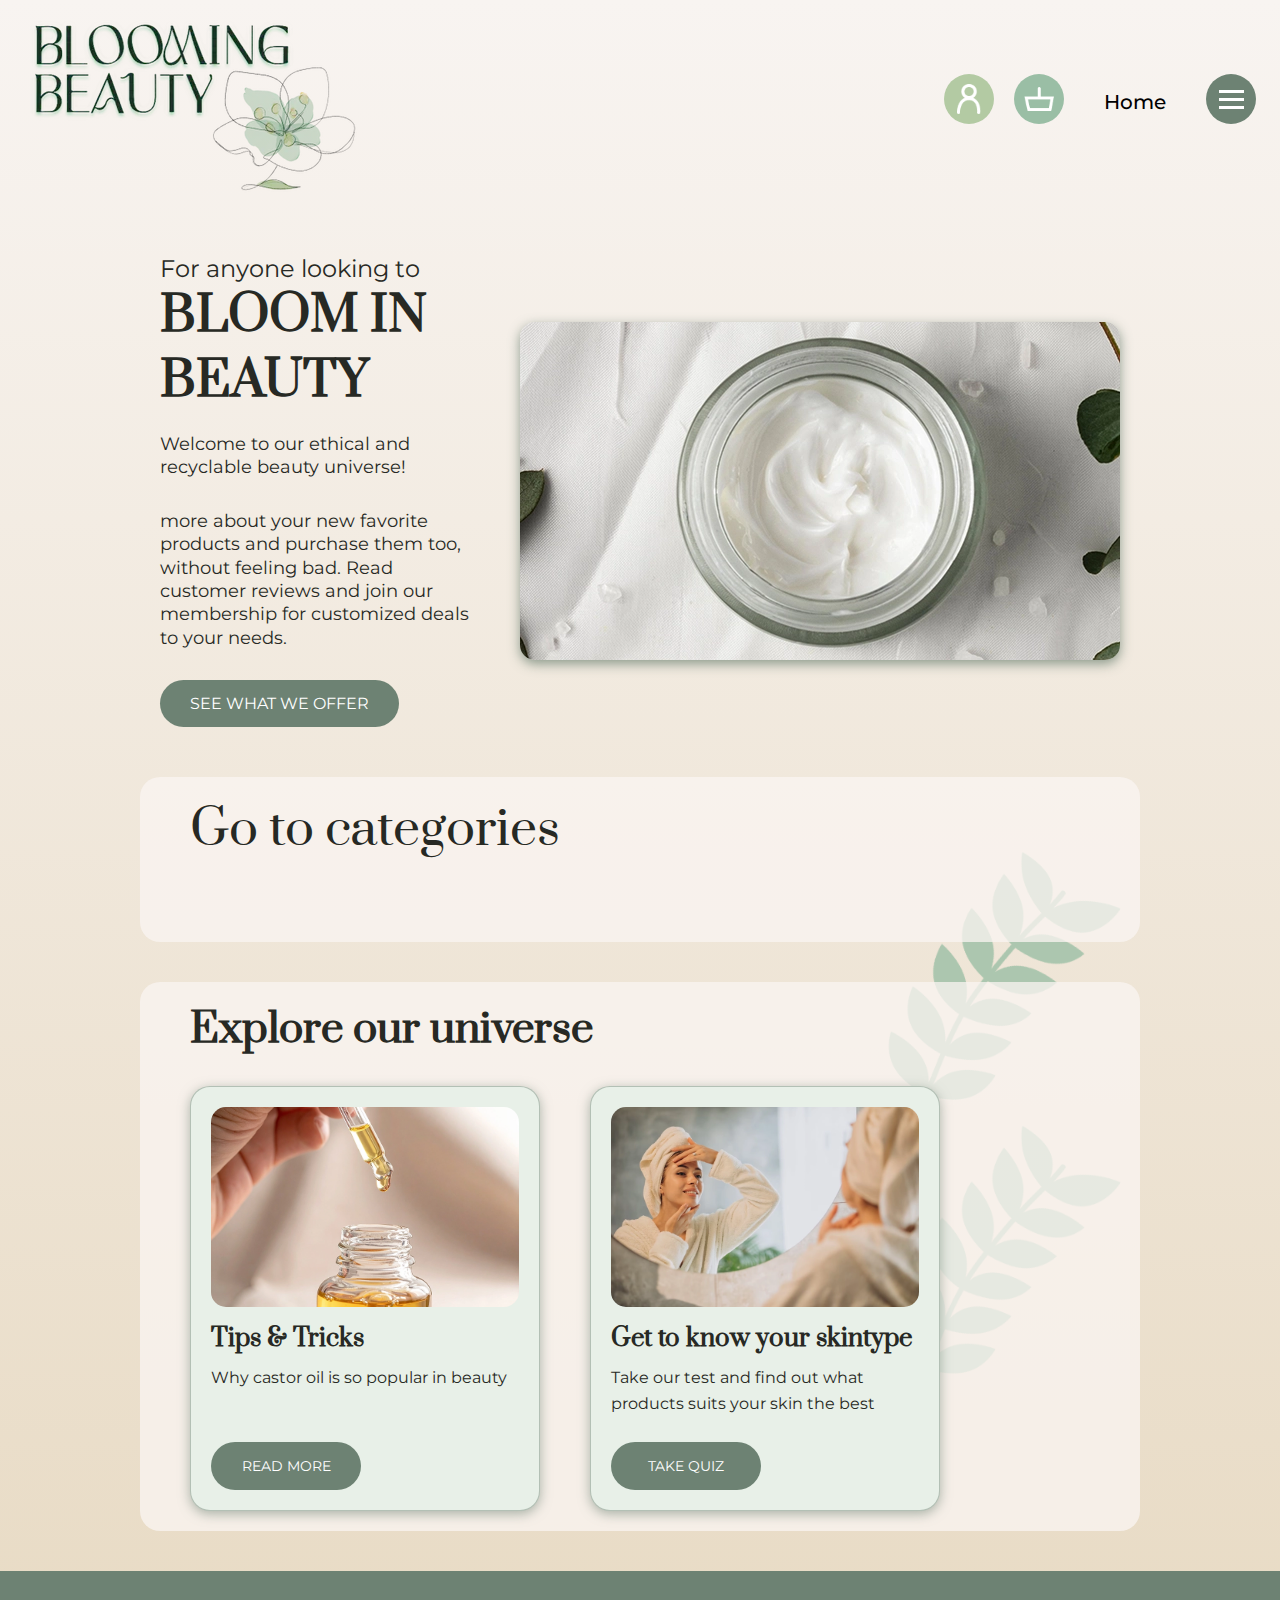
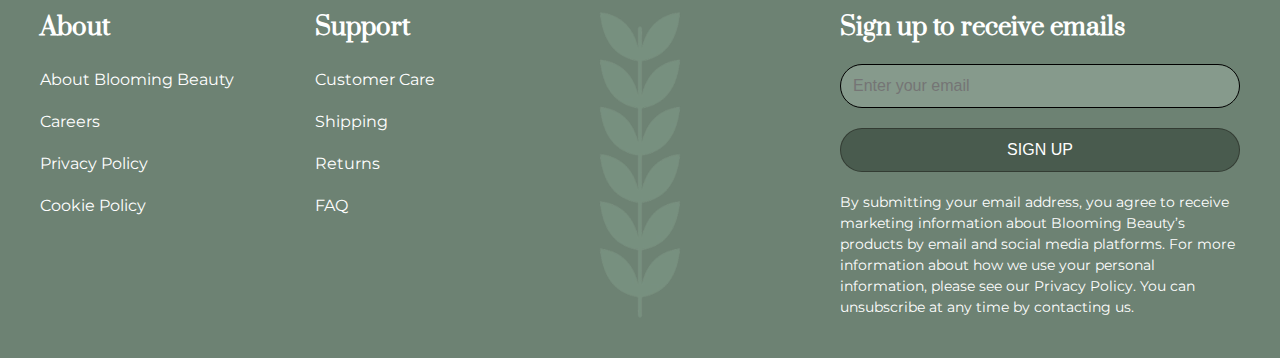
<file: index.html>
<!DOCTYPE html>
<html lang="en">
  <head>
    <meta charset="UTF-8" />
    <meta name="viewport" content="width=device-width, initial-scale=1.0" />
    <title>Blooming beauty</title>
    <link rel="stylesheet" href="css/general.css" />
    <link rel="stylesheet" href="css/index.css" />
    <link rel="stylesheet" href="css/header.css" />
    <link
      rel="apple-touch-icon"
      sizes="180x180"
      href="../favicon_io/apple-touch-icon.png"
    />
    <link
      rel="icon"
      type="image/png"
      sizes="32x32"
      href="../favicon_io/favicon-32x32.png"
    />
    <link
      rel="icon"
      type="image/png"
      sizes="16x16"
      href="../favicon_io/favicon-16x16.png"
    />
    <link rel="manifest" href="../favicon_io/site.webmanifest" />
    <script src="/js/index.js" defer></script>
    <script src="/js/header.js" defer></script>
  </head>
  <body>
    <header>
      <nav class="nav-header">
        <a href="index.html" class="nav-brand"
          ><img
            src="img/bblogo.webp"
            alt="Blooming beauty, and a flower in bloom in calming green colors"
        /></a>
        <div class="flex-r">
          <a href="#" class="logon"><img src="img/persona.webp" alt="" /></a>
          <a href="#" class="kurv"><img src="img/kurv.webp" alt="" /></a>
          <ul class="navmenu">
            <li class="nav-item">
              <a href="index.html" class="nav-link">Home</a>
            </li>
            <div id="catlinks">
              <!-- insat med JS -->
            </div>
          </ul>
          <div class="hamburger">
            <div class="burger">
              <span class="bar"></span>
              <span class="bar"></span>
              <span class="bar"></span>
            </div>
          </div>
        </div>
      </nav>
    </header>
    <main>
      <section class="hero">
        <div class="hero-content">
          <h2>For anyone looking to</h2>
          <h1>Bloom in Beauty</h1>
          <p>Welcome to our ethical and recyclable beauty universe!</p>
          <p>
            more about your new favorite products and purchase them too, without
            feeling bad. Read customer reviews and join our membership for
            customized deals to your needs.
          </p>
          <a href="#" class="cta-button">See what we offer</a>
        </div>
        <img
          src="/img/indeximg.webp"
          alt="Closeup of daycream"
          class="hero-image"
        />
      </section>

      <section id="category-cards">
        <h1>Go to categories</h1>
        <div class="category-container">
          <!-- Kategorierne indsættes her via JavaScript -->
        </div>
        <!-- Dekorativt blad bag det højre kort -->
        <img
          src="/img/Leaf.webp"
          alt="Decorative leaf"
          class="decorative-leaf"
        />
      </section>

      <section class="article-card">
        <h1>Explore our universe</h1>
        <div class="articles-grid">
          <article class="article-container">
            <img src="/img/oilyimg.webp" alt="Castor oil in glass pipette" />
            <div class="article-content">
              <h2>Tips & Tricks</h2>
              <p>Why castor oil is so popular in beauty</p>
            </div>
            <a href="article.html" class="read-more-button">Read more</a>
          </article>
          <article class="article-container">
            <img src="/img/skincaregirl.webp" alt="Woman applying skincare" />
            <div class="article-content">
              <h2>Get to know your skintype</h2>
              <p>
                Take our test and find out what products suits your skin the
                best
              </p>
            </div>
            <a href="quiz.html" class="take-quiz-button">Take quiz</a>
          </article>
          <img src="/img/Leaf.webp" alt="Decorative leaf" class="decor-leaf" />
        </div>
      </section>
    </main>
    <footer>
      <div class="footer-content">
        <div class="footer-left">
          <div class="footer-sections">
            <div class="footer-section">
              <h2>About</h2>
              <ul class="footer-links">
                <li class="footer-item">
                  <a href="#" class="footer-link">About Blooming Beauty</a>
                </li>
                <li class="footer-item">
                  <a href="#" class="footer-link">Careers</a>
                </li>
                <li class="footer-item">
                  <a href="#" class="footer-link">Privacy Policy</a>
                </li>
                <li class="footer-item">
                  <a href="#" class="footer-link">Cookie Policy</a>
                </li>
              </ul>
            </div>
            <div class="footer-section">
              <h2>Support</h2>
              <ul class="footer-links">
                <li class="footer-item">
                  <a href="#" class="footer-link">Customer Care</a>
                </li>
                <li class="footer-item">
                  <a href="#" class="footer-link">Shipping</a>
                </li>
                <li class="footer-item">
                  <a href="#" class="footer-link">Returns</a>
                </li>
                <li class="footer-item">
                  <a href="#" class="footer-link">FAQ</a>
                </li>
              </ul>
            </div>
          </div>
        </div>
        <img src="/img/Leaf2.webp" alt="Leaf illustration" class="leaf-icon" />
        <div class="footer-right">
          <div class="footer-signup">
            <h2>Sign up to receive emails</h2>
            <form class="signup-form">
              <input type="email" placeholder="Enter your email" />
              <button type="submit">SIGN UP</button>
            </form>
            <p>
              By submitting your email address, you agree to receive marketing
              information about Blooming Beauty’s products by email and social
              media platforms. For more information about how we use your
              personal information, please see our Privacy Policy. You can
              unsubscribe at any time by contacting us.
            </p>
          </div>
        </div>
      </div>
    </footer>
  </body>
</html>
</file>
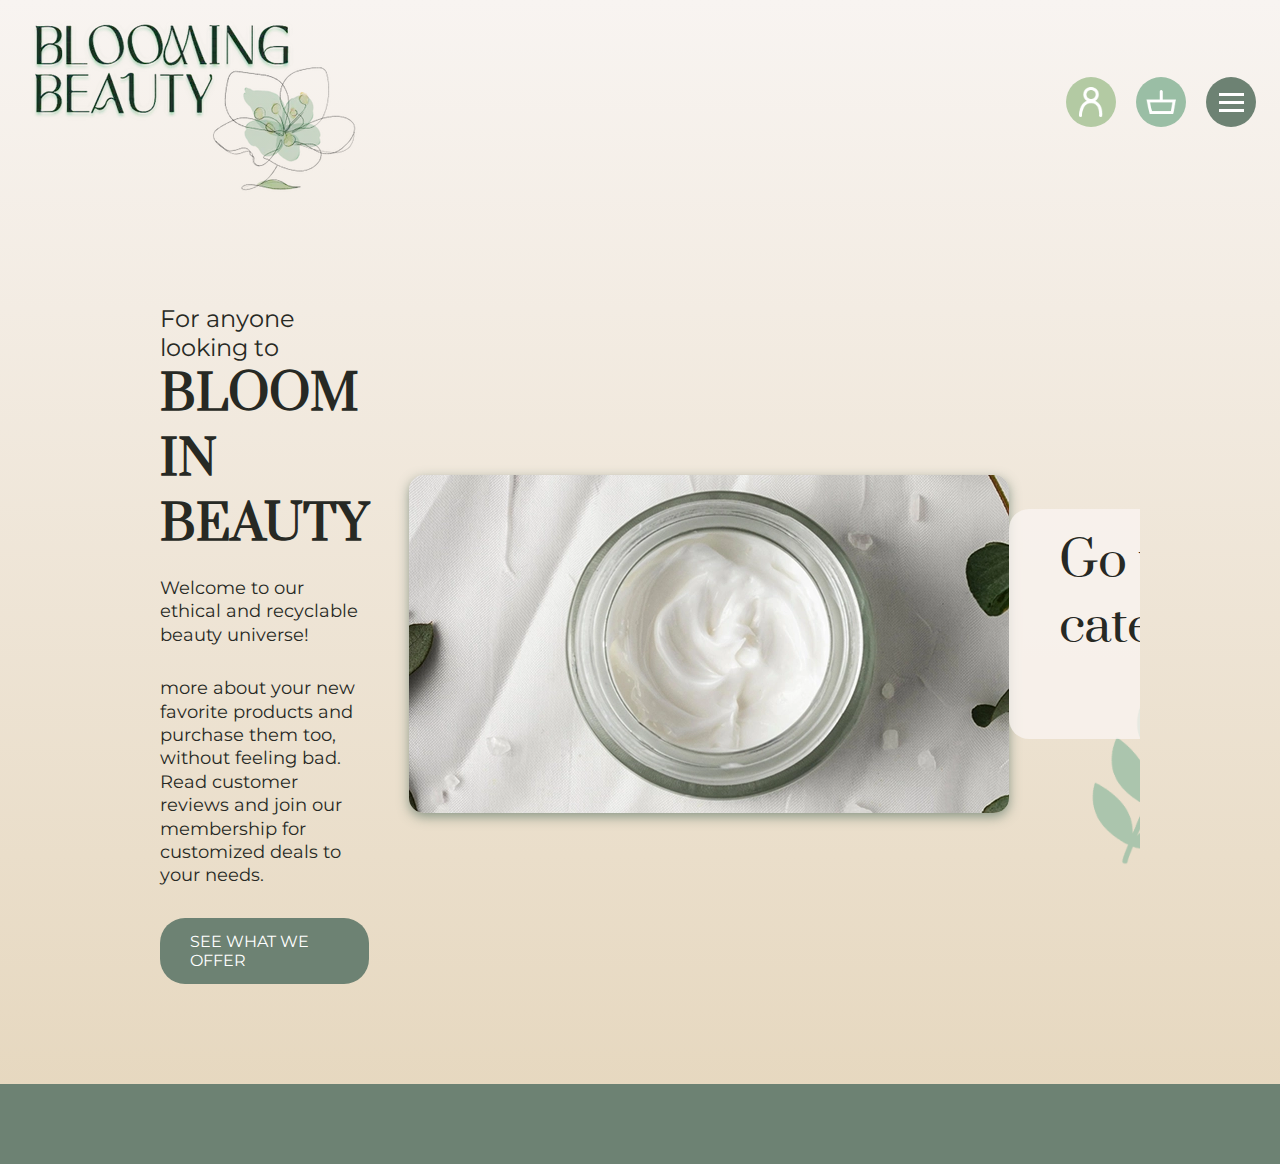
<file: html/index.html>
<!DOCTYPE html>
<html lang="en">
  <head>
    <meta charset="UTF-8" />
    <meta name="viewport" content="width=device-width, initial-scale=1.0" />
    <title>Blooming beauty</title>
    <link rel="stylesheet" href="../css/general.css" />
    <link rel="stylesheet" href="../css/index.css" />
    <link rel="stylesheet" href="../css/header.css" />
    <link
      rel="apple-touch-icon"
      sizes="180x180"
      href="../favicon_io/apple-touch-icon.png"
    />
    <link
      rel="icon"
      type="image/png"
      sizes="32x32"
      href="../favicon_io/favicon-32x32.png"
    />
    <link
      rel="icon"
      type="image/png"
      sizes="16x16"
      href="../favicon_io/favicon-16x16.png"
    />
    <link rel="manifest" href="../favicon_io/site.webmanifest" />
    <script src="/js/index.js" defer></script>
    <script src="../js/header.js" defer></script>
  </head>
  <body>
    <header>
      <nav class="nav-header">
        <a href="index.html" class="nav-brand"
          ><img
            src="../bblogo.webp"
            alt="Blooming beauty, and a flower in bloom in calming green colors"
        /></a>
        <div class="flex-r">
          <a href="#" class="logon"><img src="../persona.webp" alt="" /></a>
          <a href="#" class="kurv"><img src="../kurv.webp" alt="" /></a>
          <ul class="nav-menu">
            <li class="nav-item"><a href="#" class="nav-link">Home</a></li>
            <li class="nav-item">
              <a href="#" class="nav-link">Makeup</a>
            </li>
            <li class="nav-item">
              <a href="#" class="nav-link">Skincare</a>
            </li>
            <li class="nav-item">
              <a href="#" class="nav-link">Fragrance</a>
            </li>
          </ul>
          <div class="hamburger">
            <div class="burger">
              <span class="bar"></span>
              <span class="bar"></span>
              <span class="bar"></span>
            </div>
          </div>
        </div>
      </nav>
    </header>
    <main>
      <section class="hero">
        <div class="hero-content">
          <h2>For anyone looking to</h2>
          <h1>Bloom in Beauty</h1>
          <p>Welcome to our ethical and recyclable beauty universe!</p>
          <p>
            more about your new favorite products and purchase them too, without
            feeling bad. Read customer reviews and join our membership for
            customized deals to your needs.
          </p>
          <a href="produktliste.html" class="cta-button">See what we offer</a>
        </div>
        <img
          src="/img/indeximg.webp"
          alt="Closeup of daycream"
          class="hero-image"
        />
      <section id="category-cards">
        <h1>Go to categories</h1>
        <div class="category-container">
          <!-- Kategorierne indsættes her via JavaScript -->
        </div>
        <!-- Dekorativt blad bag det højre kort -->
        <img
          src="/img/Leaf.webp"
          alt="Decorative leaf"
          class="decorative-leaf"
        />
      </section>
      <section class="hero">
        <div class="hero-content">
          <h2>For anyone looking to</h2>
          <h1>Bloom in Beauty</h1>
          <p>Welcome to our ethical and recyclable beauty universe!</p>
          <p>
            more about your new favorite products and purchase them too, without
            feeling bad. Read customer reviews and join our membership for
            customized deals to your needs.
          </p>
          <a href="produktliste.html" class="cta-button">See what we offer</a>
        </div>
        <img
          src="/img/indeximg.webp"
          alt="Closeup of daycream"
          class="hero-image"
        />
      </section>
      <section class="article-card">
        <h1>Explore our universe</h1>
        <div class="articles-grid">
          <article class="article-container">
            <img src="/img/oilyimg.webp" alt="Castor oil in glass pipette" />
            <div class="article-content">
              <h2>Tips & Tricks</h2>
              <p>Why castor oil is so popular in beauty</p>
            </div>
            <a href="article.html" class="read-more-button">Read more</a>
          </article>
          <article class="article-container">
            <img src="/img/skincaregirl.webp" alt="Woman applying skincare" />
            <div class="article-content">
              <h2>Get to know your skintype</h2>
              <p>
                Take our test and find out what products suits your skin the
                best
              </p>
            </div>
            <a href="#" class="take-quiz-button">Take quiz</a>
          </article>
          <img src="/img/Leaf.webp" alt="Decorative leaf" class="decor-leaf" />
        </div>
      </section>
    </main>
    <footer></footer>
  </body>
</html>
</file>
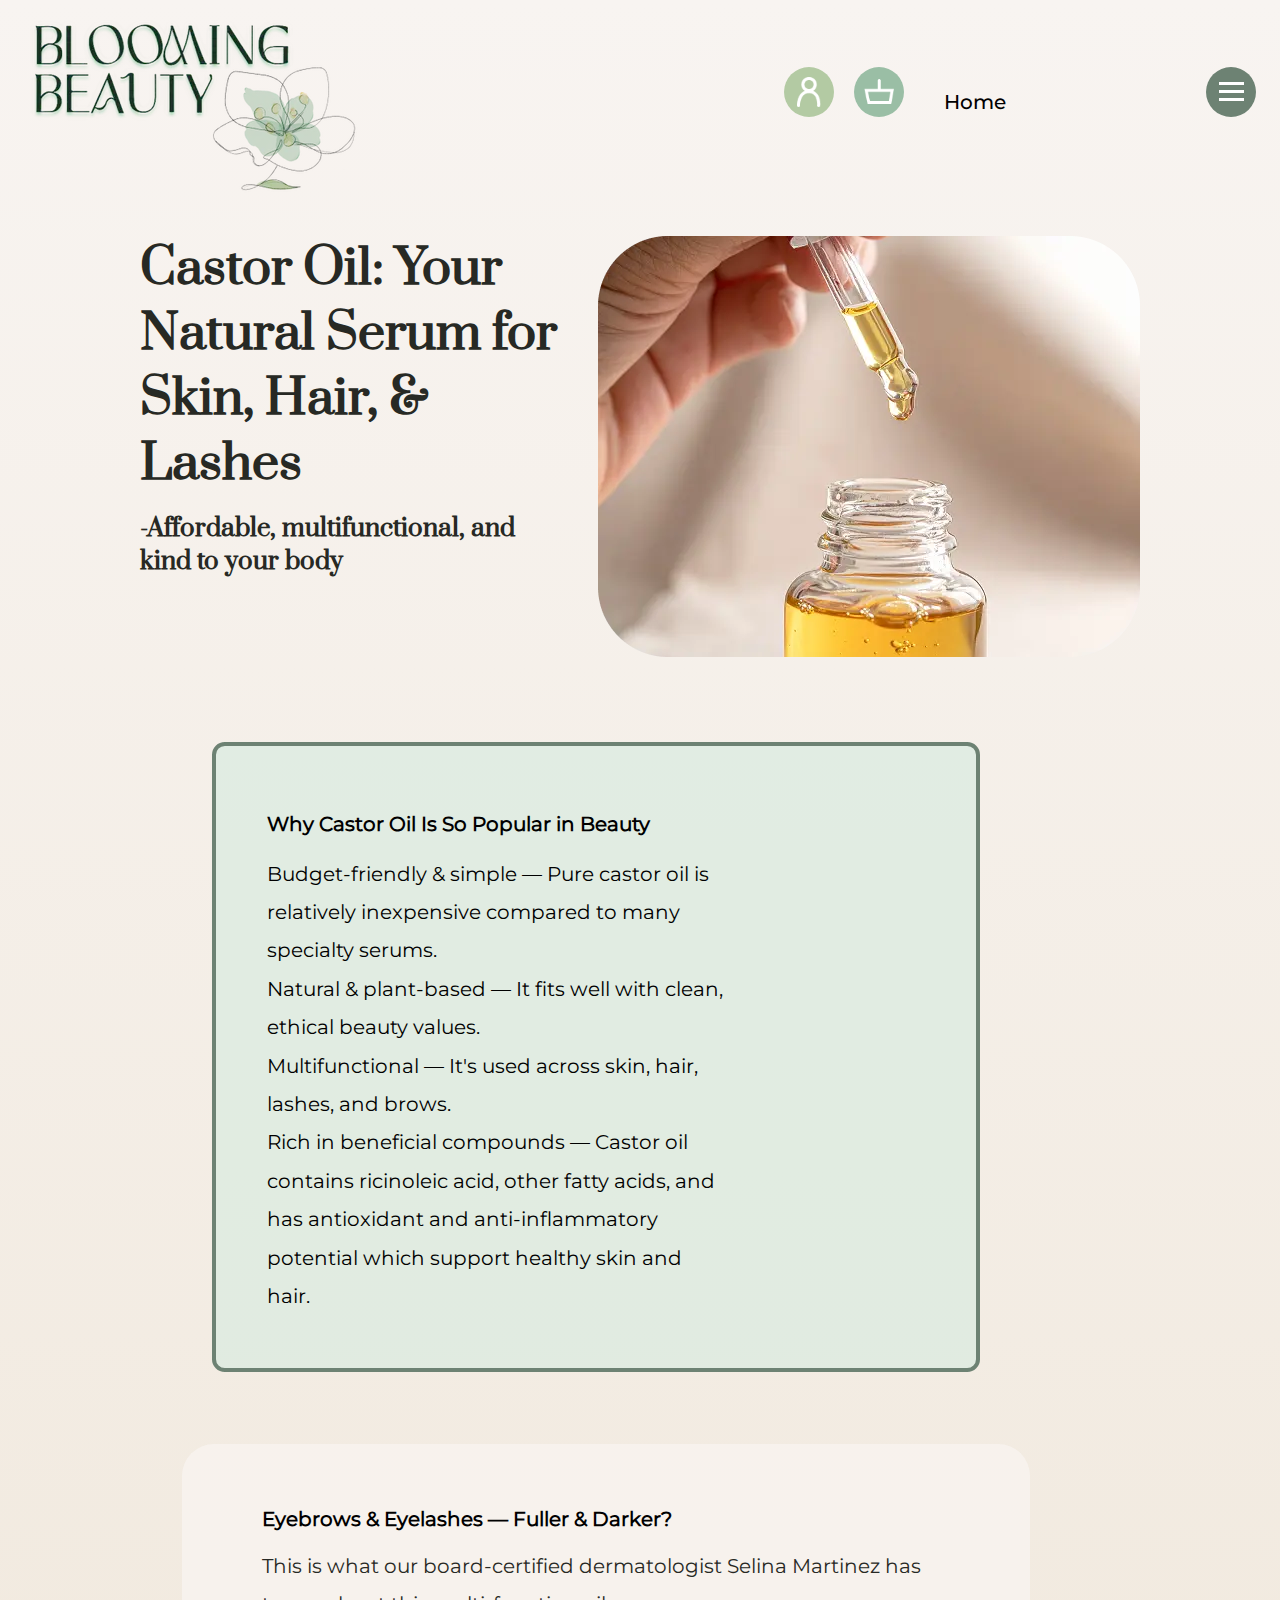
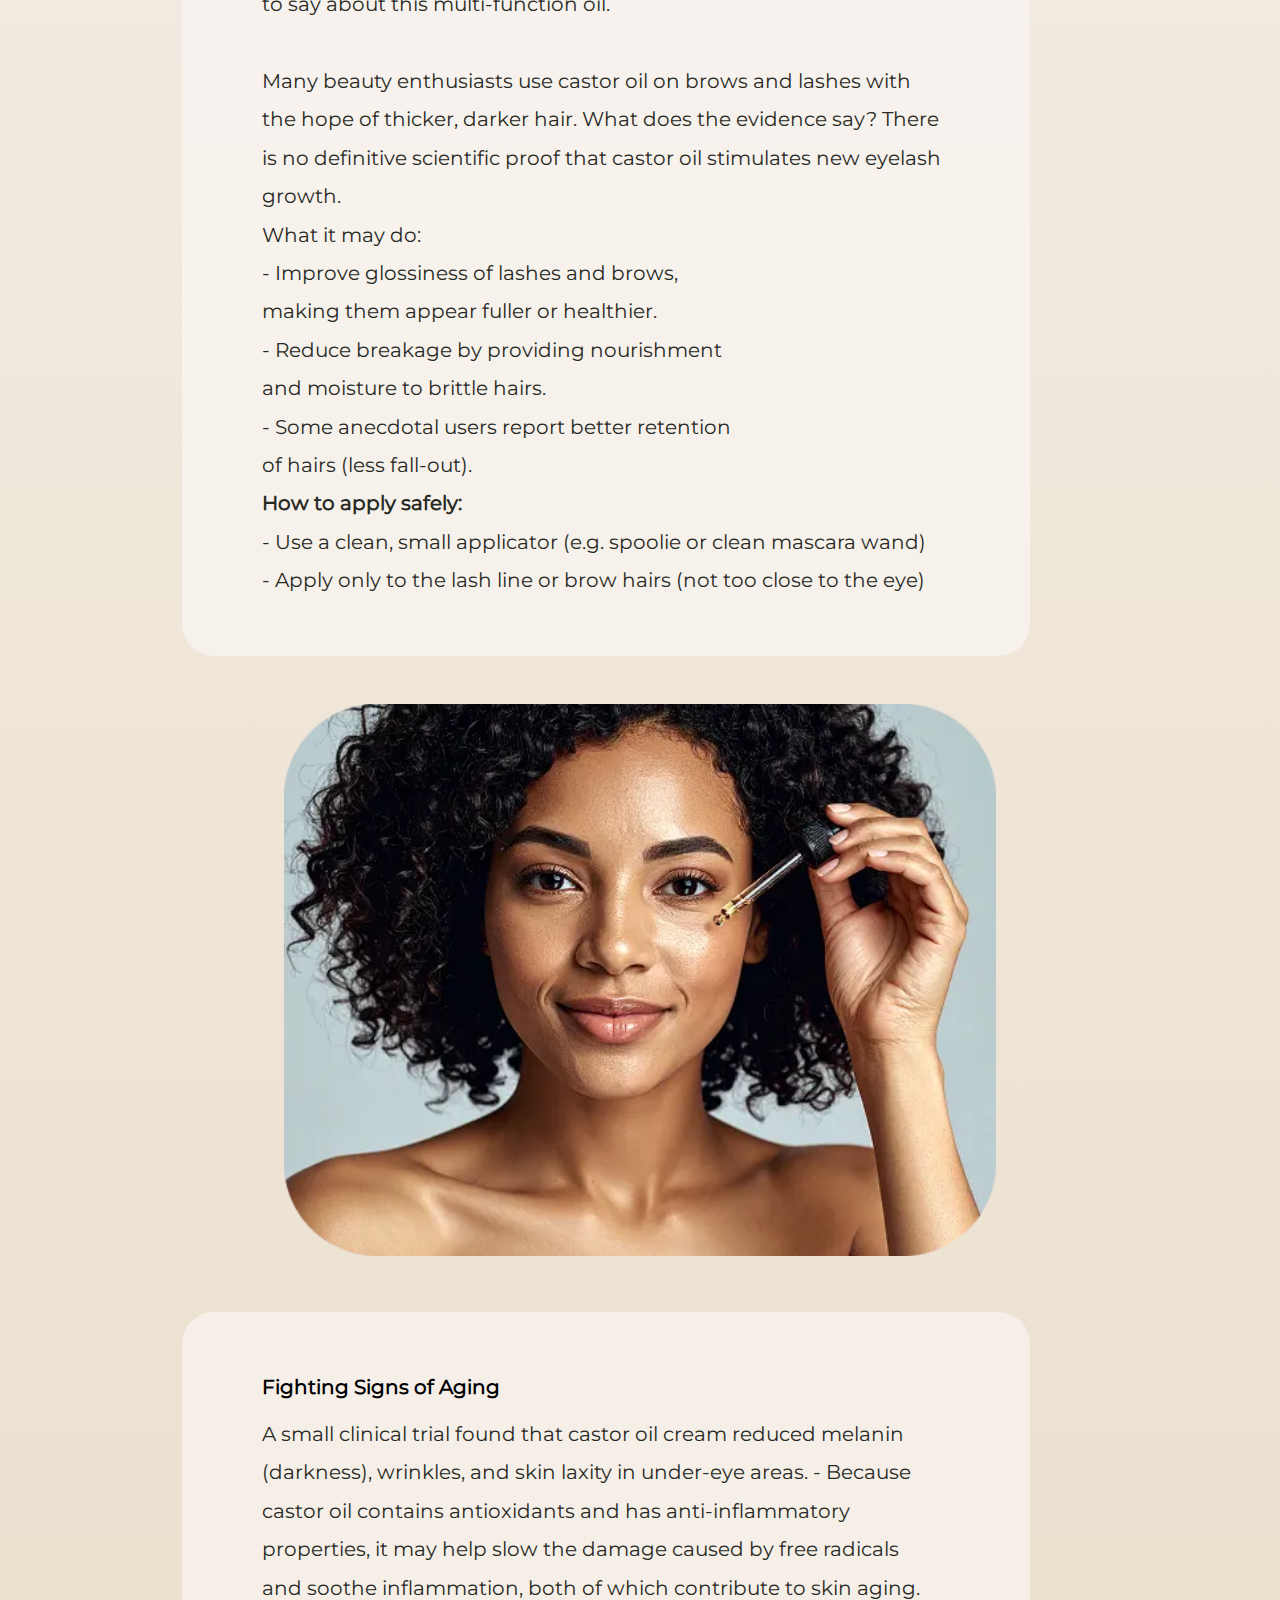
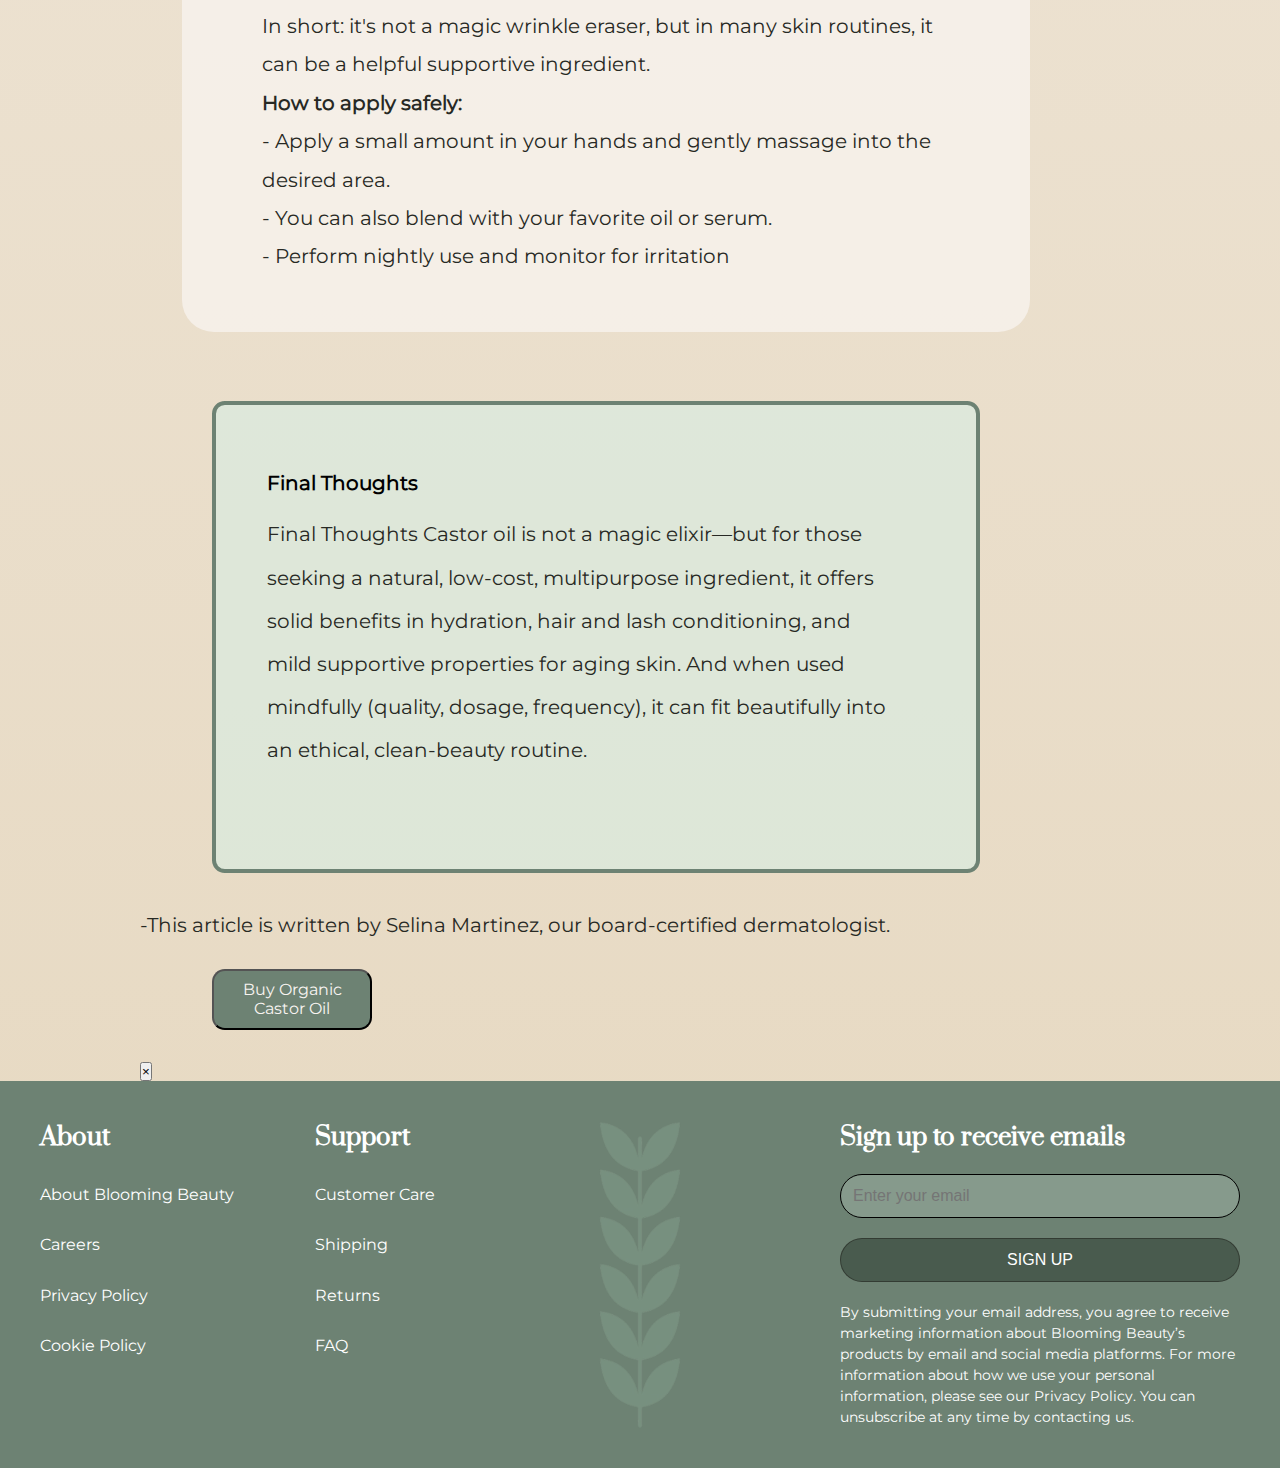
<file: article.html>
<!DOCTYPE html>
<html lang="en">
  <head>
    <meta charset="UTF-8" />
    <meta name="viewport" content="width=device-width, initial-scale=1.0" />
    <title>Article Castor oil</title>
    <link rel="stylesheet" href="css/general.css" />
    <link rel="stylesheet" href="css/header.css" />
    <link rel="stylesheet" href="css/article.css" />
    <link rel="apple-touch-icon" sizes="180x180" href="favicon_io/apple-touch-icon.png" />
    <link rel="icon" type="image/png" sizes="32x32" href="favicon_io/favicon-32x32.png" />
    <link rel="icon" type="image/png" sizes="16x16" href="favicon_io/favicon-16x16.png" />
    <link rel="manifest" href="favicon_io/site.webmanifest" />
    <script src="js/header.js" defer></script>
  </head>
  <body>
    <header>
      <nav class="nav-header">
        <a href="index.html" class="nav-brand"><img src="img/bblogo.webp" alt="Blooming beauty, and a flower in bloom in calming green colors" /></a>
        <div class="flex-r">
          <a href="#" class="logon"><img src="img/persona.webp" alt="" /></a>
          <a href="#" class="kurv"><img src="img/kurv.webp" alt="" /></a>
          <ul class="navmenu">
            <li class="nav-item"><a href="index.html" class="nav-link">Home</a></li>
            <div id="catlinks">
              <!-- insat med JS -->
            </div>
          </ul>
          <div class="hamburger">
            <div class="burger">
              <span class="bar"></span>
              <span class="bar"></span>
              <span class="bar"></span>
            </div>
          </div>
        </div>
      </nav>
    </header>
    <main>
      <section class="article-title">
        <div class="title">
          <h1>Castor Oil: Your Natural Serum for Skin, Hair, & Lashes <br /></h1>
          <h1 class="title-part2">-Affordable, multifunctional, and kind to your body</h1>
        </div>
        <img src="img/casotoil.webp" alt="image of castor oil in glass container" class="img-castor-1" />
      </section>
      <div class="intro-castor">
        <h3>Why Castor Oil Is So Popular in Beauty</h3>
        <ul>
          <li>Budget-friendly & simple — Pure castor oil is relatively inexpensive compared to many specialty serums.</li>
          <li>Natural & plant-based — It fits well with clean, ethical beauty values.</li>
          <li>Multifunctional — It's used across skin, hair, lashes, and brows.</li>
          <li>Rich in beneficial compounds — Castor oil contains ricinoleic acid, other fatty acids, and has antioxidant and anti-inflammatory potential which support healthy skin and hair.</li>
        </ul>
      </div>
      <div class="castor-2">
        <h3>Eyebrows & Eyelashes — Fuller & Darker?</h3>
        <p>This is what our board-certified dermatologist Selina Martinez has to say about this multi-function oil.</p>
        <br />
        <p>
          Many beauty enthusiasts use castor oil on brows and lashes with the hope of thicker, darker hair. What does the evidence say? There is no definitive scientific proof that castor oil stimulates new eyelash growth. <br />What it may do:
          <br />
          - Improve glossiness of lashes and brows,<br />
          making them appear fuller or healthier. <br />
          - Reduce breakage by providing nourishment <br />and moisture to brittle hairs. <br />
          - Some anecdotal users report better retention <br />of hairs (less fall-out). <br />
          <b> How to apply safely: </b><br />
          - Use a clean, small applicator (e.g. spoolie or clean mascara wand) <br />
          - Apply only to the lash line or brow hairs (not too close to the eye)
        </p>
      </div>

      <img src="img/castor2.webp" alt="image of a woman smiling and putting oil on her face" class="castor-image" />

      <div class="castor-2">
        <h3>Fighting Signs of Aging</h3>
        <p>
          A small clinical trial found that castor oil cream reduced melanin (darkness), wrinkles, and skin laxity in under-eye areas. - Because castor oil contains antioxidants and has anti-inflammatory properties, it may help slow the damage caused
          by free radicals and soothe inflammation, both of which contribute to skin aging. <br />
          In short: it's not a magic wrinkle eraser, but in many skin routines, it can be a helpful supportive ingredient. <br /><b> How to apply safely: </b> <br />- Apply a small amount in your hands and gently massage into the desired area.
          <br />
          - You can also blend with your favorite oil or serum. <br />
          - Perform nightly use and monitor for irritation
        </p>
      </div>

      <div class="intro-castor">
        <h3>Final Thoughts</h3>
        <p>
          Final Thoughts Castor oil is not a magic elixir—but for those seeking a natural, low-cost, multipurpose ingredient, it offers solid benefits in hydration, hair and lash conditioning, and mild supportive properties for aging skin. And when
          used mindfully (quality, dosage, frequency), it can fit beautifully into an ethical, clean-beauty routine.
        </p>
        <br />
      </div>

      <p><br />-This article is written by Selina Martinez, our board-certified dermatologist. <br /></p>
      <button class="castor-button">Buy Organic Castor Oil</button>
      <div id="modal-box" class="modal">
        <div class="modal-content">
          <button class="close-btn">&times;</button>
    </main>

    <footer>
      <div class="footer-content">
        <div class="footer-left">
          <div class="footer-sections">
            <div class="footer-section">
              <h2>About</h2>
              <ul class="footer-links">
                <li class="footer-item">
                  <a href="#" class="footer-link">About Blooming Beauty</a>
                </li>
                <li class="footer-item">
                  <a href="#" class="footer-link">Careers</a>
                </li>
                <li class="footer-item">
                  <a href="#" class="footer-link">Privacy Policy</a>
                </li>
                <li class="footer-item">
                  <a href="#" class="footer-link">Cookie Policy</a>
                </li>
              </ul>
            </div>
            <div class="footer-section">
              <h2>Support</h2>
              <ul class="footer-links">
                <li class="footer-item">
                  <a href="#" class="footer-link">Customer Care</a>
                </li>
                <li class="footer-item">
                  <a href="#" class="footer-link">Shipping</a>
                </li>
                <li class="footer-item">
                  <a href="#" class="footer-link">Returns</a>
                </li>
                <li class="footer-item">
                  <a href="#" class="footer-link">FAQ</a>
                </li>
              </ul>
            </div>
          </div>
        </div>
        <img src="img/Leaf2.webp" alt="Leaf illustration" class="leaf-icon" />
        <div class="footer-right">
          <div class="footer-signup">
            <h2>Sign up to receive emails</h2>
            <form class="signup-form">
              <input type="email" placeholder="Enter your email" />
              <button type="submit">SIGN UP</button>
            </form>
            <p>
              By submitting your email address, you agree to receive marketing information about Blooming Beauty’s products by email and social media platforms. For more information about how we use your personal information, please see our Privacy
              Policy. You can unsubscribe at any time by contacting us.
            </p>
          </div>
        </div>
      </div>
    </footer>
  </body>
</html>
</file>
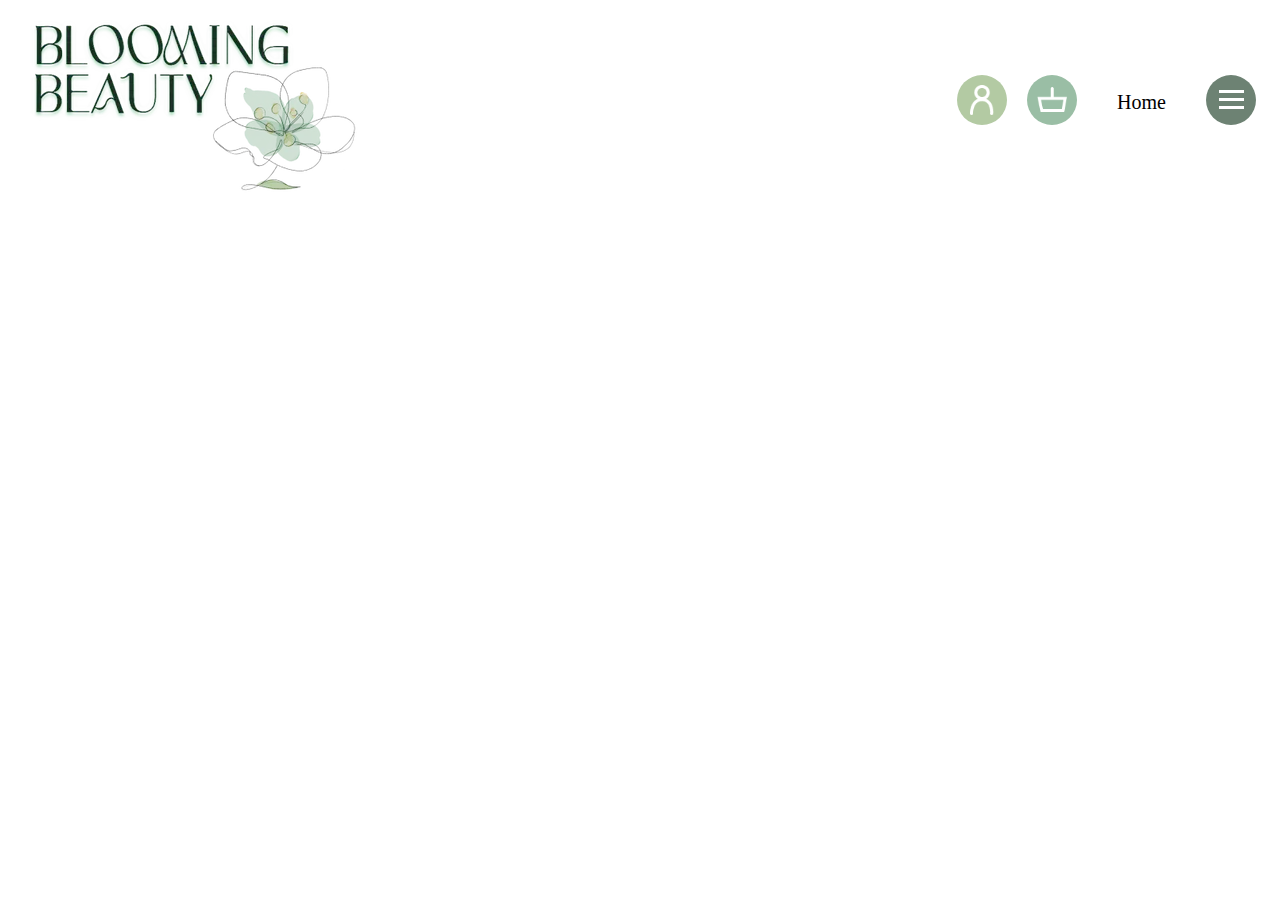
<file: header.html>
<!DOCTYPE html>
<html lang="en">
<head>
    <meta charset="UTF-8">
    <meta name="viewport" content="width=device-width, initial-scale=1.0">
    <title>Document</title>
    <link rel="stylesheet" href="../css/header.css">
    <script src="../js/header.js" defer></script>
</head>
<body>
    <header>
        <nav class="nav-header">
             <a href="index.html" class="nav-brand"><img src="img/bblogo.webp" alt="Blooming beauty, and a flower in bloom in calming green colors"></a>
             <div class="flex-r">
                <a href="#" class="logon"><img src="img/persona.webp" alt=""></a>
                <a href="#" class="kurv"><img src="img/kurv.webp" alt=""></a>
<ul class="navmenu">
    <li class="nav-item"><a href="index.html" class="nav-link">Home</a></li>
    <div id="catlinks">
    <!-- <li class="nav-items">
        <a href="#" class="nav-link">Makeup</a>
    </li>
    <li class="nav-items">
        <a href="#" class="nav-link">Skincare</a>
    </li>
    <li class="nav-items">
        <a href="#" class="nav-link">Fragrance</a>
    </li> -->
    </div>
</ul>
<div class="hamburger">
    <div class="burger"><span class="bar"></span>
    <span class="bar"></span>
    <span class="bar"></span></div>
</div>
</div>
        </nav>
    </header>
</body>
</html>
</file>
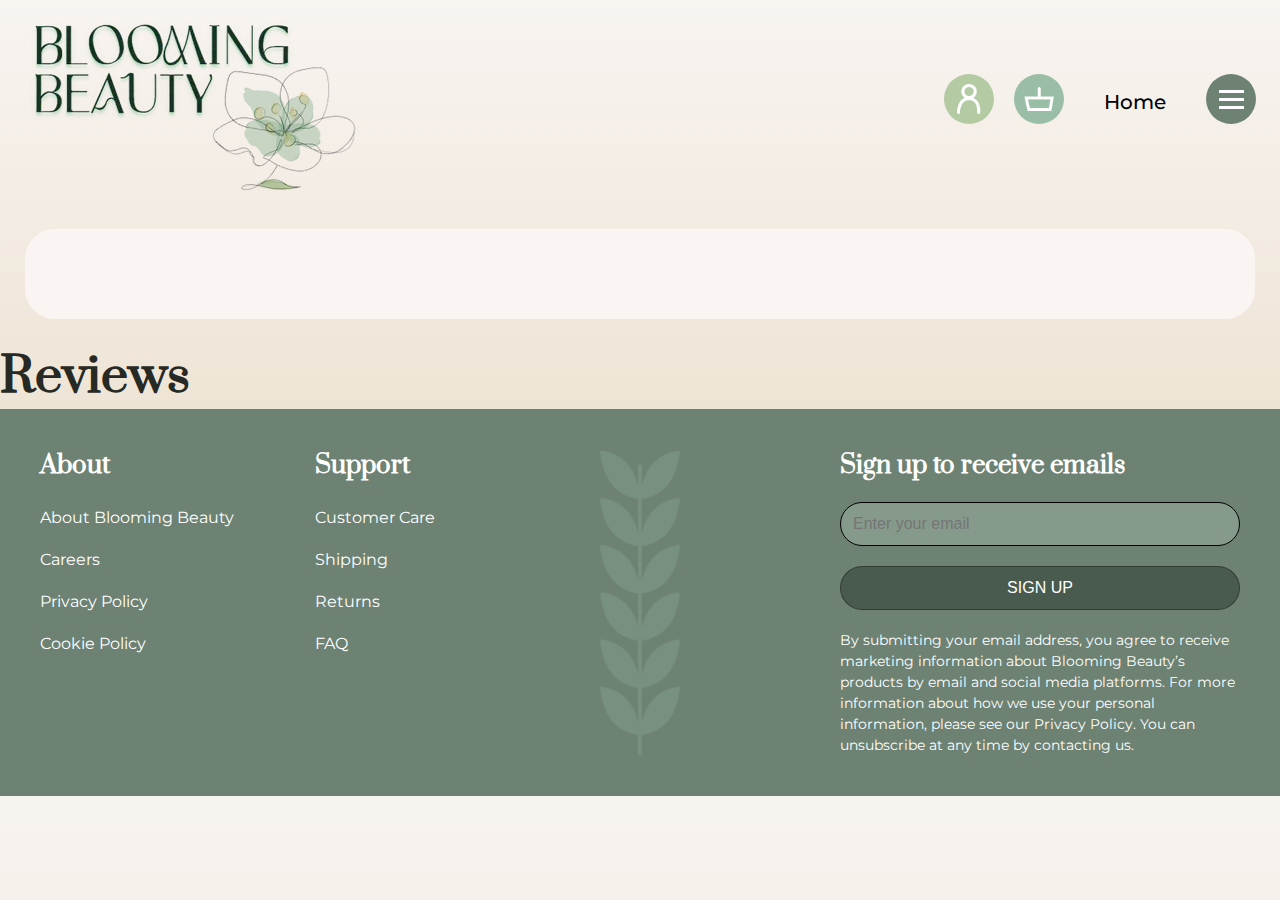
<file: product.html>
<!DOCTYPE html>
<html lang="en">
  <head>
    <meta charset="UTF-8" />
    <meta name="viewport" content="width=device-width, initial-scale=1.0" />
    <title>Document</title>
    <link rel="stylesheet" href="css/general.css" />
    <link rel="stylesheet" href="css/header.css" />
    <link rel="stylesheet" href="css/product.css" />
    <script src="js/header.js" defer></script>
    <script src="js/product.js" defer></script>
  </head>
  <body>
    <header>
      <nav class="nav-header">
             <a href="index.html" class="nav-brand"><img src="img/bblogo.webp" alt="Blooming beauty, and a flower in bloom in calming green colors"></a>
             <div class="flex-r">
                <a href="#" class="logon"><img src="img/persona.webp" alt=""></a>
                <a href="#" class="kurv"><img src="img/kurv.webp" alt=""></a>
<ul class="navmenu">
    <li class="nav-item"><a href="index.html" class="nav-link">Home</a></li>
    <div id="catlinks">
<!-- insat med JS -->
    </div>
</ul>
<div class="hamburger">
    <div class="burger"><span class="bar"></span>
    <span class="bar"></span>
    <span class="bar"></span></div>
</div>
</div>
        </nav>
    </header>
    <main>
      <section class="product-box">
        <!-- Insat med JS -->
      </section>
      <section class="desription_card">
        <!-- Insat med JS -->
      </section>
      <h1 class="margin_left">Reviews</h1>
      <section class="review">
        <!-- Insat med JS -->
      </section>
    </main>
    <footer>
      <div class="footer-content">
        <div class="footer-left">
          <div class="footer-sections">
            <div class="footer-section">
              <h2>About</h2>
              <ul class="footer-links">
                <li class="footer-item">
                  <a href="#" class="footer-link">About Blooming Beauty</a>
                </li>
                <li class="footer-item">
                  <a href="#" class="footer-link">Careers</a>
                </li>
                <li class="footer-item">
                  <a href="#" class="footer-link">Privacy Policy</a>
                </li>
                <li class="footer-item">
                  <a href="#" class="footer-link">Cookie Policy</a>
                </li>
              </ul>
            </div>
            <div class="footer-section">
              <h2>Support</h2>
              <ul class="footer-links">
                <li class="footer-item">
                  <a href="#" class="footer-link">Customer Care</a>
                </li>
                <li class="footer-item">
                  <a href="#" class="footer-link">Shipping</a>
                </li>
                <li class="footer-item">
                  <a href="#" class="footer-link">Returns</a>
                </li>
                <li class="footer-item">
                  <a href="#" class="footer-link">FAQ</a>
                </li>
              </ul>
            </div>
          </div>
        </div>
        <img src="/img/Leaf2.webp" alt="Leaf illustration" class="leaf-icon" />
        <div class="footer-right">
          <div class="footer-signup">
            <h2>Sign up to receive emails</h2>
            <form class="signup-form">
              <input type="email" placeholder="Enter your email" />
              <button type="submit">SIGN UP</button>
            </form>
            <p>
              By submitting your email address, you agree to receive marketing
              information about Blooming Beauty’s products by email and social
              media platforms. For more information about how we use your
              personal information, please see our Privacy Policy. You can
              unsubscribe at any time by contacting us.
            </p>
          </div>
        </div>
      </div>
    </footer>
  </body>
</html>
</file>
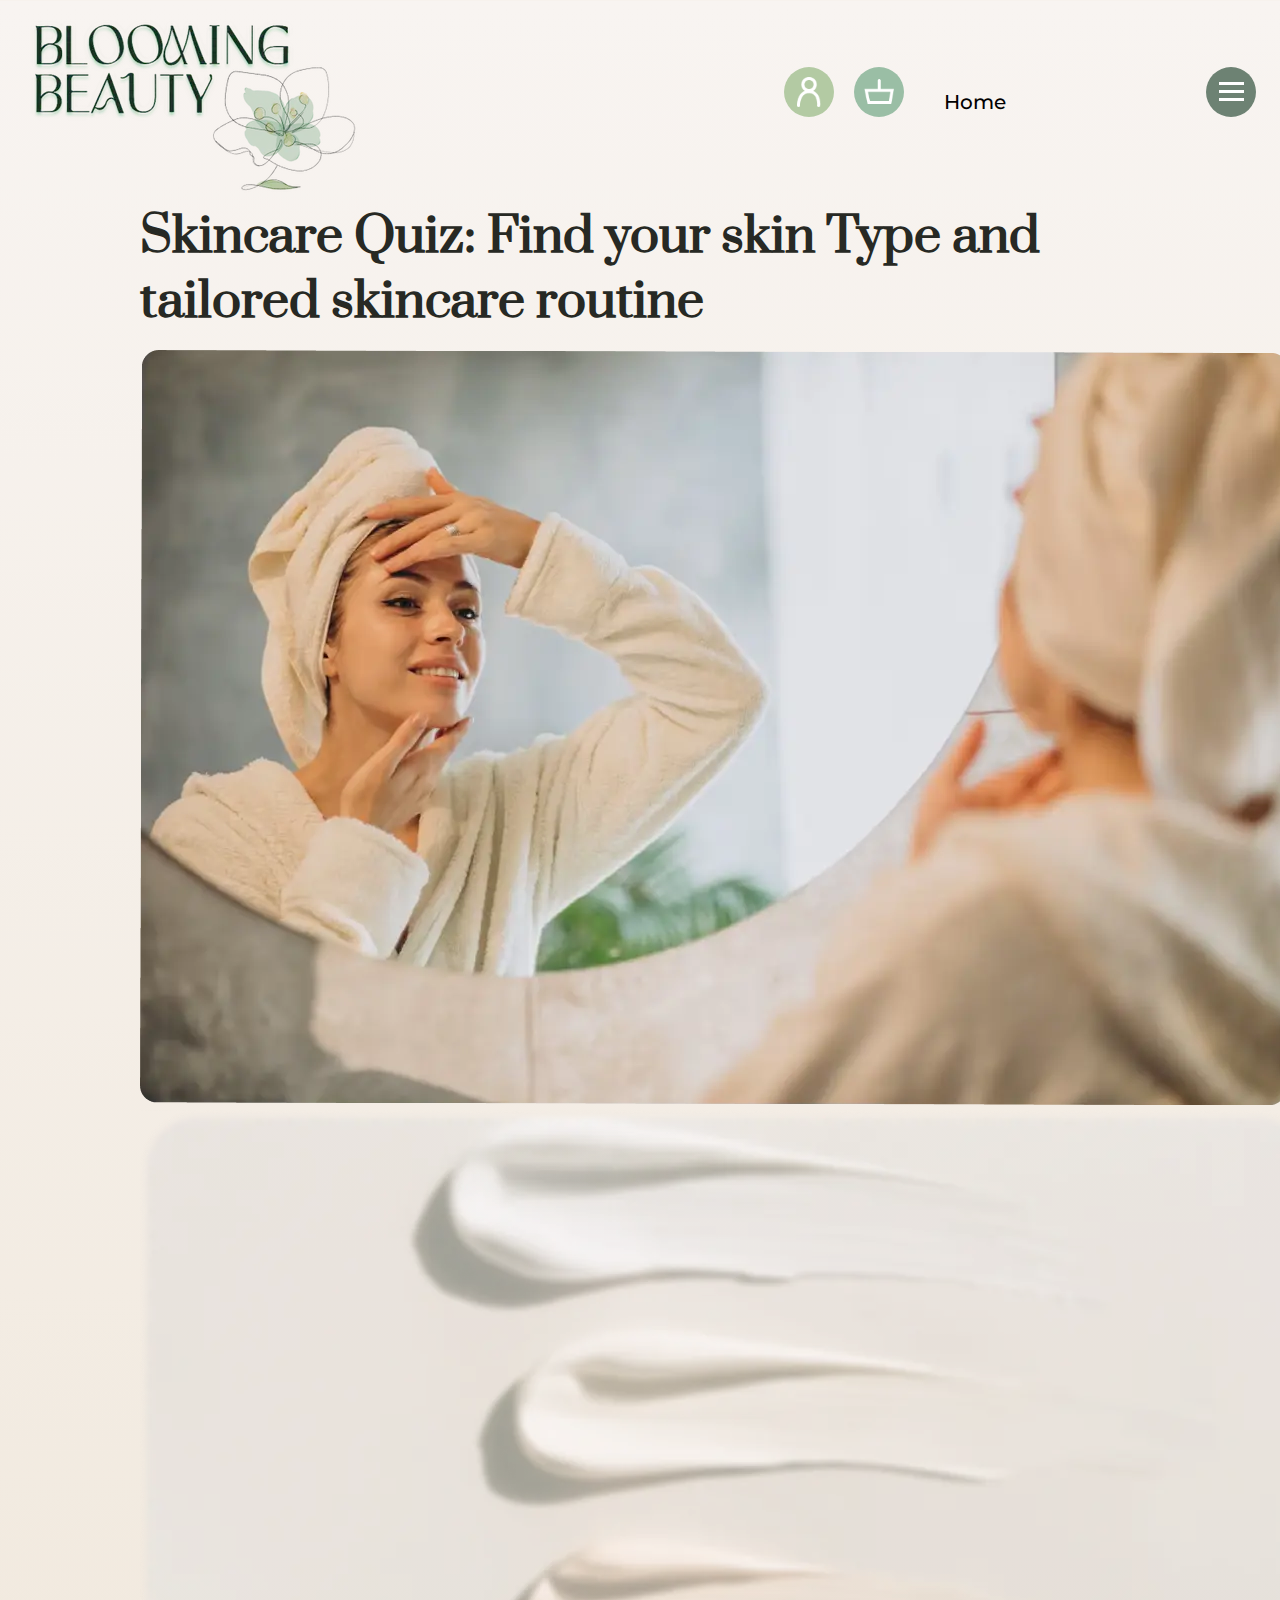
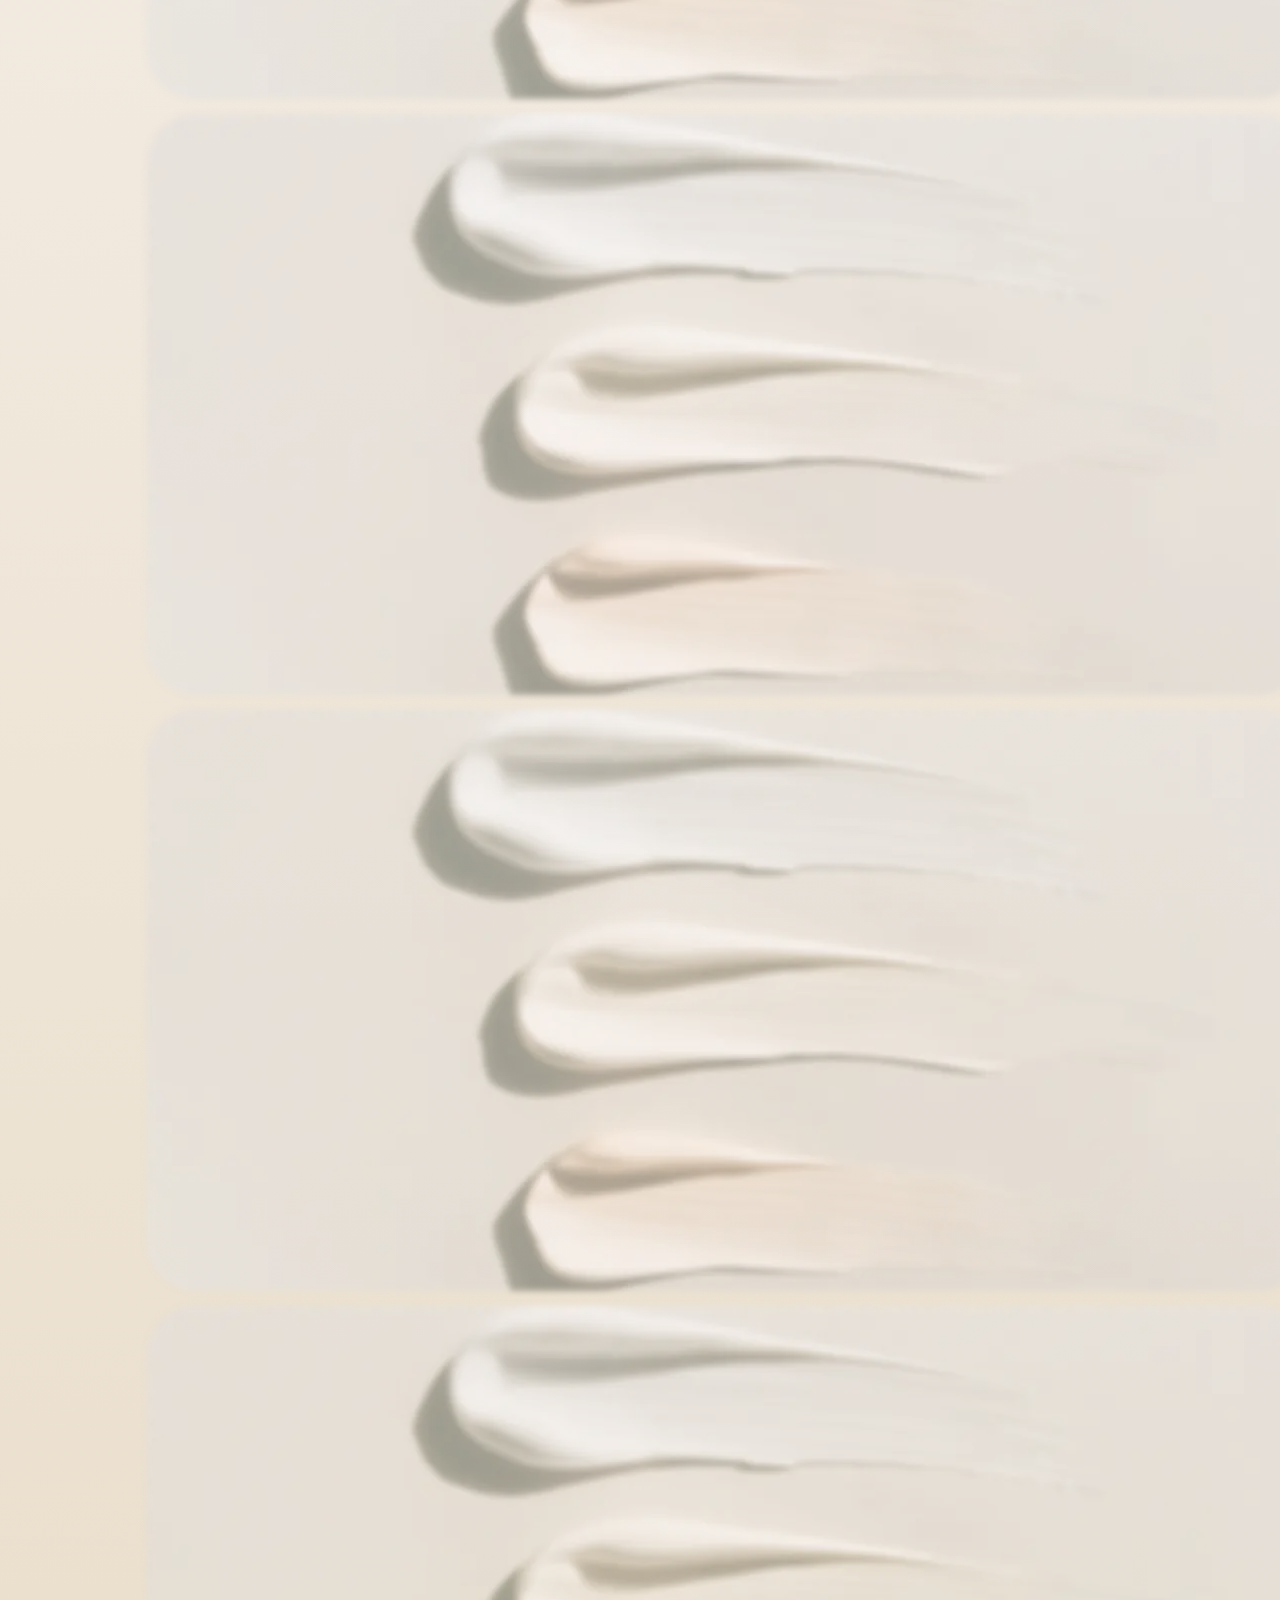
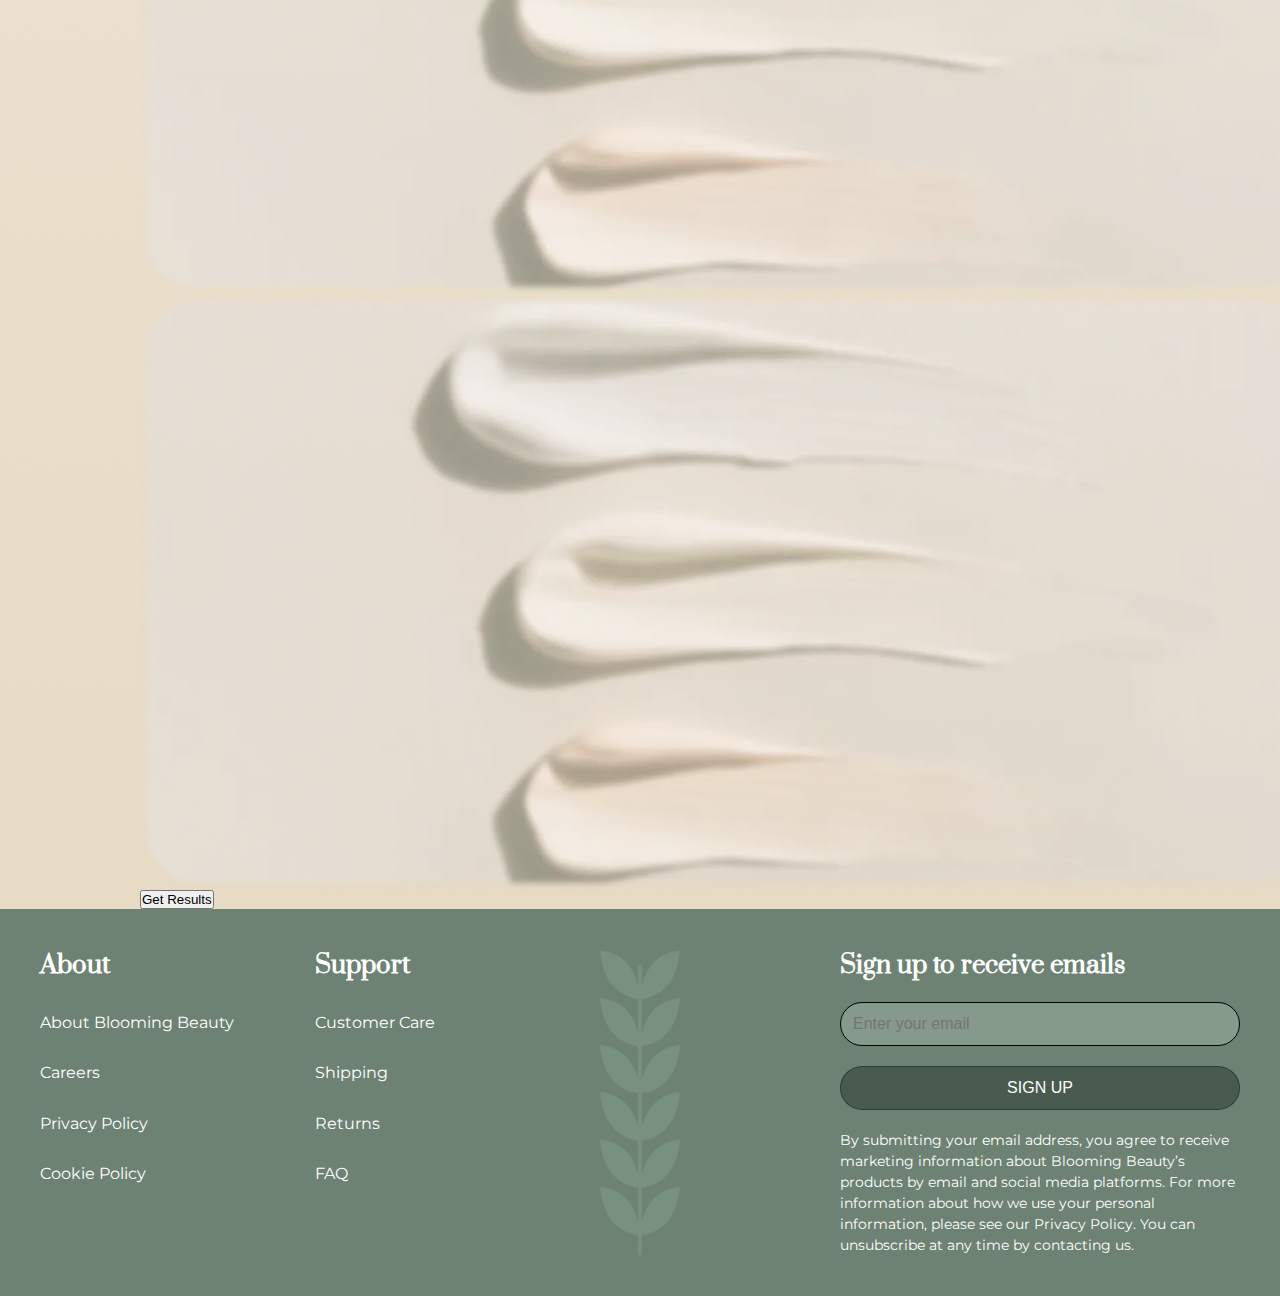
<file: quiz.html>
<!DOCTYPE html>
<html lang="en">
  <head>
    <meta charset="UTF-8" />
    <meta name="viewport" content="width=device-width, initial-scale=1.0" />
    <title>Skin Type Quiz</title>
    <link rel="stylesheet" href="css/general.css" />
    <link rel="stylesheet" href="css/header.css" />
    <link rel="stylesheet" href="css/article.css" />
    <link rel="stylesheet" href="css/quiz.css" />
    <script src="js/header.js" defer></script>
    <script src="js/quiz.js" defer></script>
  </head>
  <body>
    <header>
<nav class="nav-header">
<a href="index.html" class="nav-brand"><img src="img/bblogo.webp" alt="Blooming beauty, and a flower in bloom in calming green colors"></a>
<div class="flex-r">
<a href="#" class="logon"><img src="img/persona.webp" alt=""></a>
<a href="#" class="kurv"><img src="img/kurv.webp" alt=""></a>
<ul class="navmenu">
<li class="nav-item"><a href="index.html" class="nav-link">Home</a></li>
<div id="catlinks">
<!-- insat med JS -->
</div>
</ul>
<div class="hamburger">
<div class="burger"><span class="bar"></span>
<span class="bar"></span>
<span class="bar"></span></div>
</div>
</div>
</nav>
</header>
    <main>
      <section class="start-section">
        <h1 class="title-quiz"><span> Skincare Quiz: Find your skin Type and tailored skincare routine</span></h1>
        <img src="img/introquiz.webp" class="quiz-img1" alt="woman smiling and looking at herself in the mirror with a towel over her hair " />
      </section>
      <form>
        <!-- <input type="radio" id="snegl" name="snegl" value="skovsnegl" />
        <label for="skovsnegl">skovsnegl</label> -->

        <div class="quiz-question">
          <img src="img/quizimg.webp" alt="quiz image" />
          <label for="que1" class="question">
            <span>1 - What is your skin type?</span>
          </label>

          <input type="button" name="que1" value="DRY" class="button1" data-type="dry" />
          <input type="button" name="que1" value="OILY" class="button2" data-type="oily" />
          <input type="button" name="que1" value="MATURE" class="button3" data-type="mature" />
          <input type="button" name="que1" value="NORMAL" class="button4" data-type="normal" />
        </div>

        <div class="quiz-question">
          <img src="img/quizimg.webp" alt="quiz image" />
          <label for="que2" class="question"> <span>2- What is your top priority skin-wise? </span></label>

          <input type="button" name="que2" value="DRY" class="button1" data-type="dry" />
          <input type="button" name="que2" value="ANTI-ACNE" class="button2" data-type="oily" />
          <input type="button" name="que2" value="WRINKLES & FINE LINES" class="button3" data-type="mature" />
          <input type="button" name="que2" value="BALANCING" class="button4" data-type="sensitive" />
        </div>

        <div class="quiz-question">
          <img src="img/quizimg.webp" alt="quiz image" />
          <label for="que2" class="question"> <span> 3- What are your main concerns around the eyes? </span></label>

          <input type="button" name="que3" value="DARK CIRCLES" class="button1" data-type="normal" />
          <input type="button" name="que3" value="PUFFINESS" class="button2" data-type="sensitive" />
          <input type="button" name="que3" value="WRINKLES & FINE LINES" class="button3" data-type="mature" />
          <input type="button" name="que3" value="DRYNESS" class="button4" data-type="dry" />
        </div>

        <div class="quiz-question">
          <img src="img/quizimg.webp" alt="quiz image" />
          <label for="que2" class="question"> <span> 4- How does your skin usually feel after cleansing?</span></label>

          <input type="button" name="que4" value="TIGHT & / OR DRY" class="button1" data-type="dry" />
          <input type="button" name="que4" value="OILY" class="button2" data-type="oily" />
          <input type="button" name="que4" value="BALANCED/COMFORTABLE" class="button3" data-type="normal" />
          <input type="button" name="que4" value="ITCHY / PRICKLY" class="button4" data-type="sensitive" />
        </div>

        <div class="quiz-question">
          <img src="img/quizimg.webp" alt="quiz image" />
          <label for="que2" class="question"><span> 5- Do you have sensitive skin?</span></label>

          <input type="button" name="que5" value="YES" class="button1" />
          <input type="button" name="que5" value="NO" class="button2" data-type="sensitive" />
        </div>

        <button type="submit" name="submit-quiz" value="submit-2" class="submit-btn">Get Results</button>

        <div id="result-box"></div>
      </form>
    </main>
    <footer>
      <div class="footer-content">
        <div class="footer-left">
          <div class="footer-sections">
            <div class="footer-section">
              <h2>About</h2>
              <ul class="footer-links">
                <li class="footer-item">
                  <a href="#" class="footer-link">About Blooming Beauty</a>
                </li>
                <li class="footer-item">
                  <a href="#" class="footer-link">Careers</a>
                </li>
                <li class="footer-item">
                  <a href="#" class="footer-link">Privacy Policy</a>
                </li>
                <li class="footer-item">
                  <a href="#" class="footer-link">Cookie Policy</a>
                </li>
              </ul>
            </div>
            <div class="footer-section">
              <h2>Support</h2>
              <ul class="footer-links">
                <li class="footer-item">
                  <a href="#" class="footer-link">Customer Care</a>
                </li>
                <li class="footer-item">
                  <a href="#" class="footer-link">Shipping</a>
                </li>
                <li class="footer-item">
                  <a href="#" class="footer-link">Returns</a>
                </li>
                <li class="footer-item">
                  <a href="#" class="footer-link">FAQ</a>
                </li>
              </ul>
            </div>
          </div>
        </div>
        <img src="/img/Leaf2.webp" alt="Leaf illustration" class="leaf-icon" />
        <div class="footer-right">
          <div class="footer-signup">
            <h2>Sign up to receive emails</h2>
            <form class="signup-form">
              <input type="email" placeholder="Enter your email" />
              <button type="submit">SIGN UP</button>
            </form>
            <p>
              By submitting your email address, you agree to receive marketing information about Blooming Beauty’s products by email and social media platforms. For more information about how we use your personal information, please see our Privacy
              Policy. You can unsubscribe at any time by contacting us.
            </p>
          </div>
        </div>
      </div>
    </footer>
  </body>
</html>
</file>
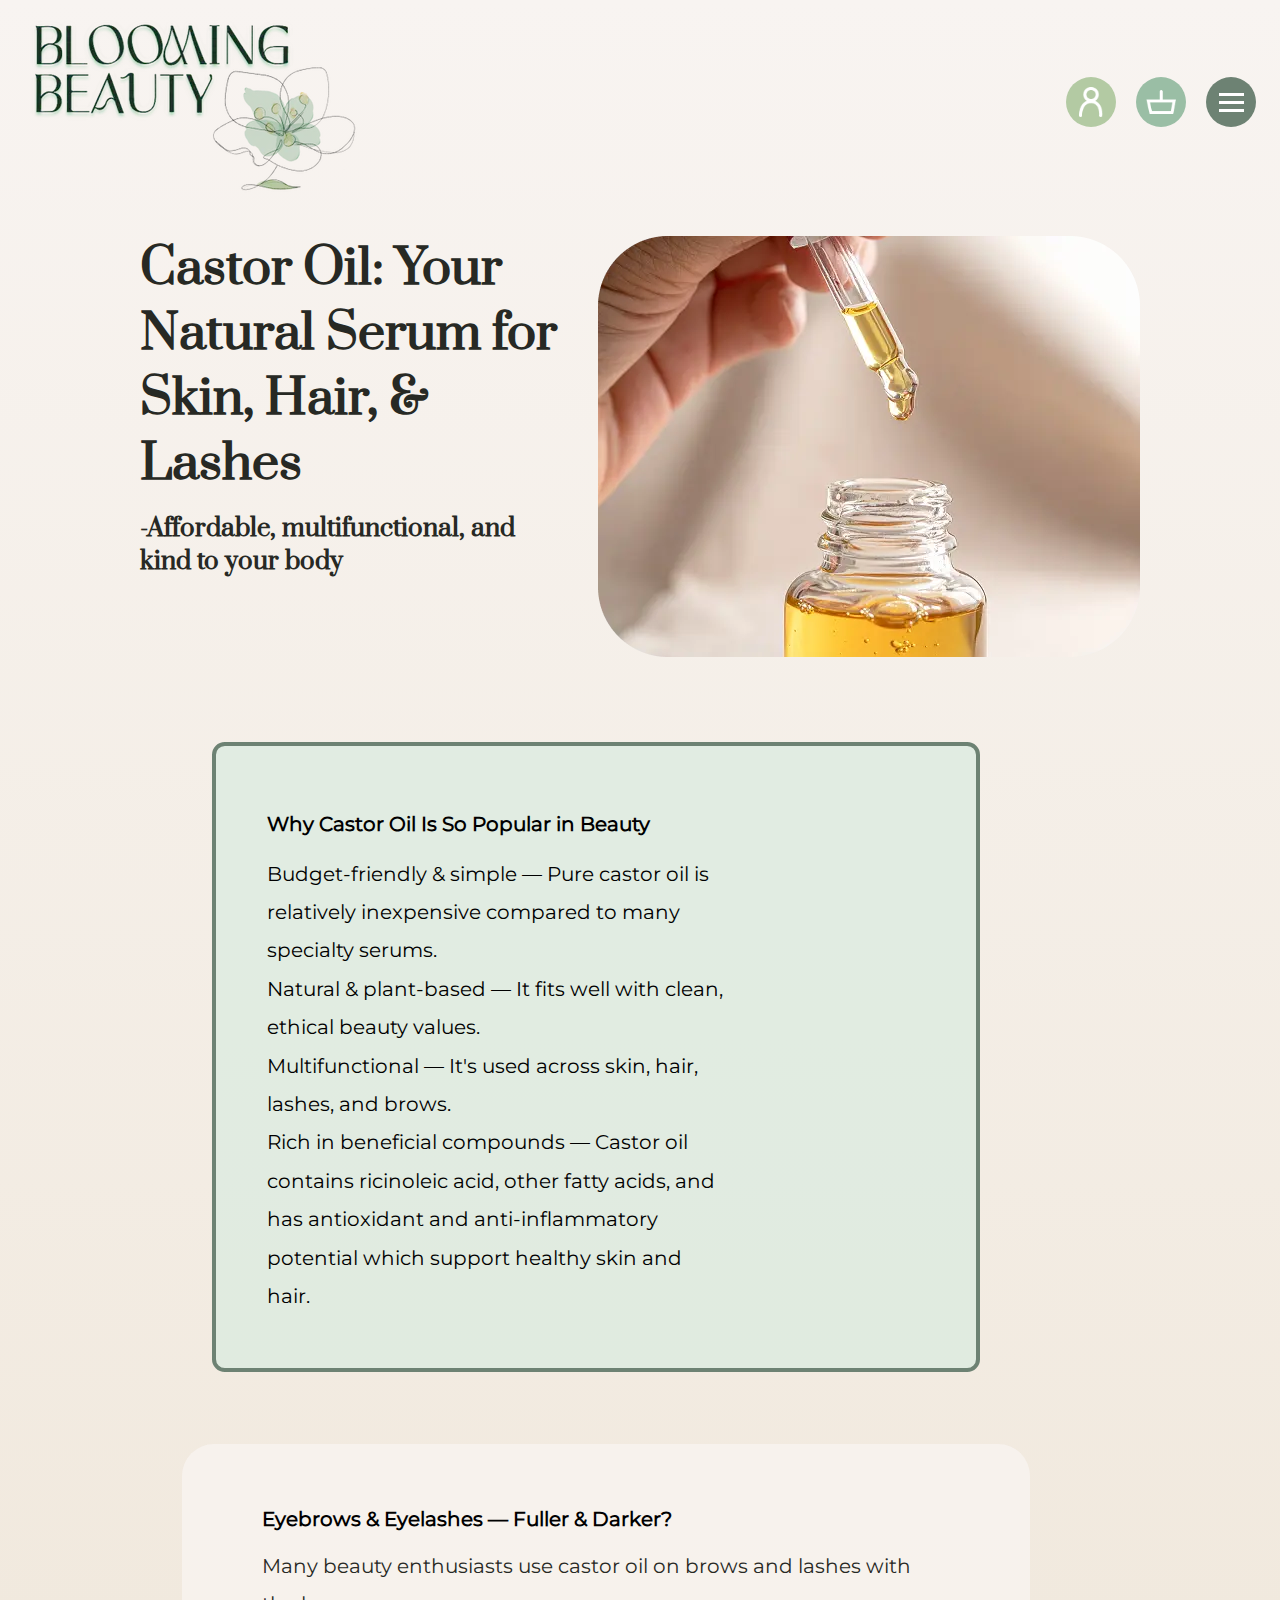
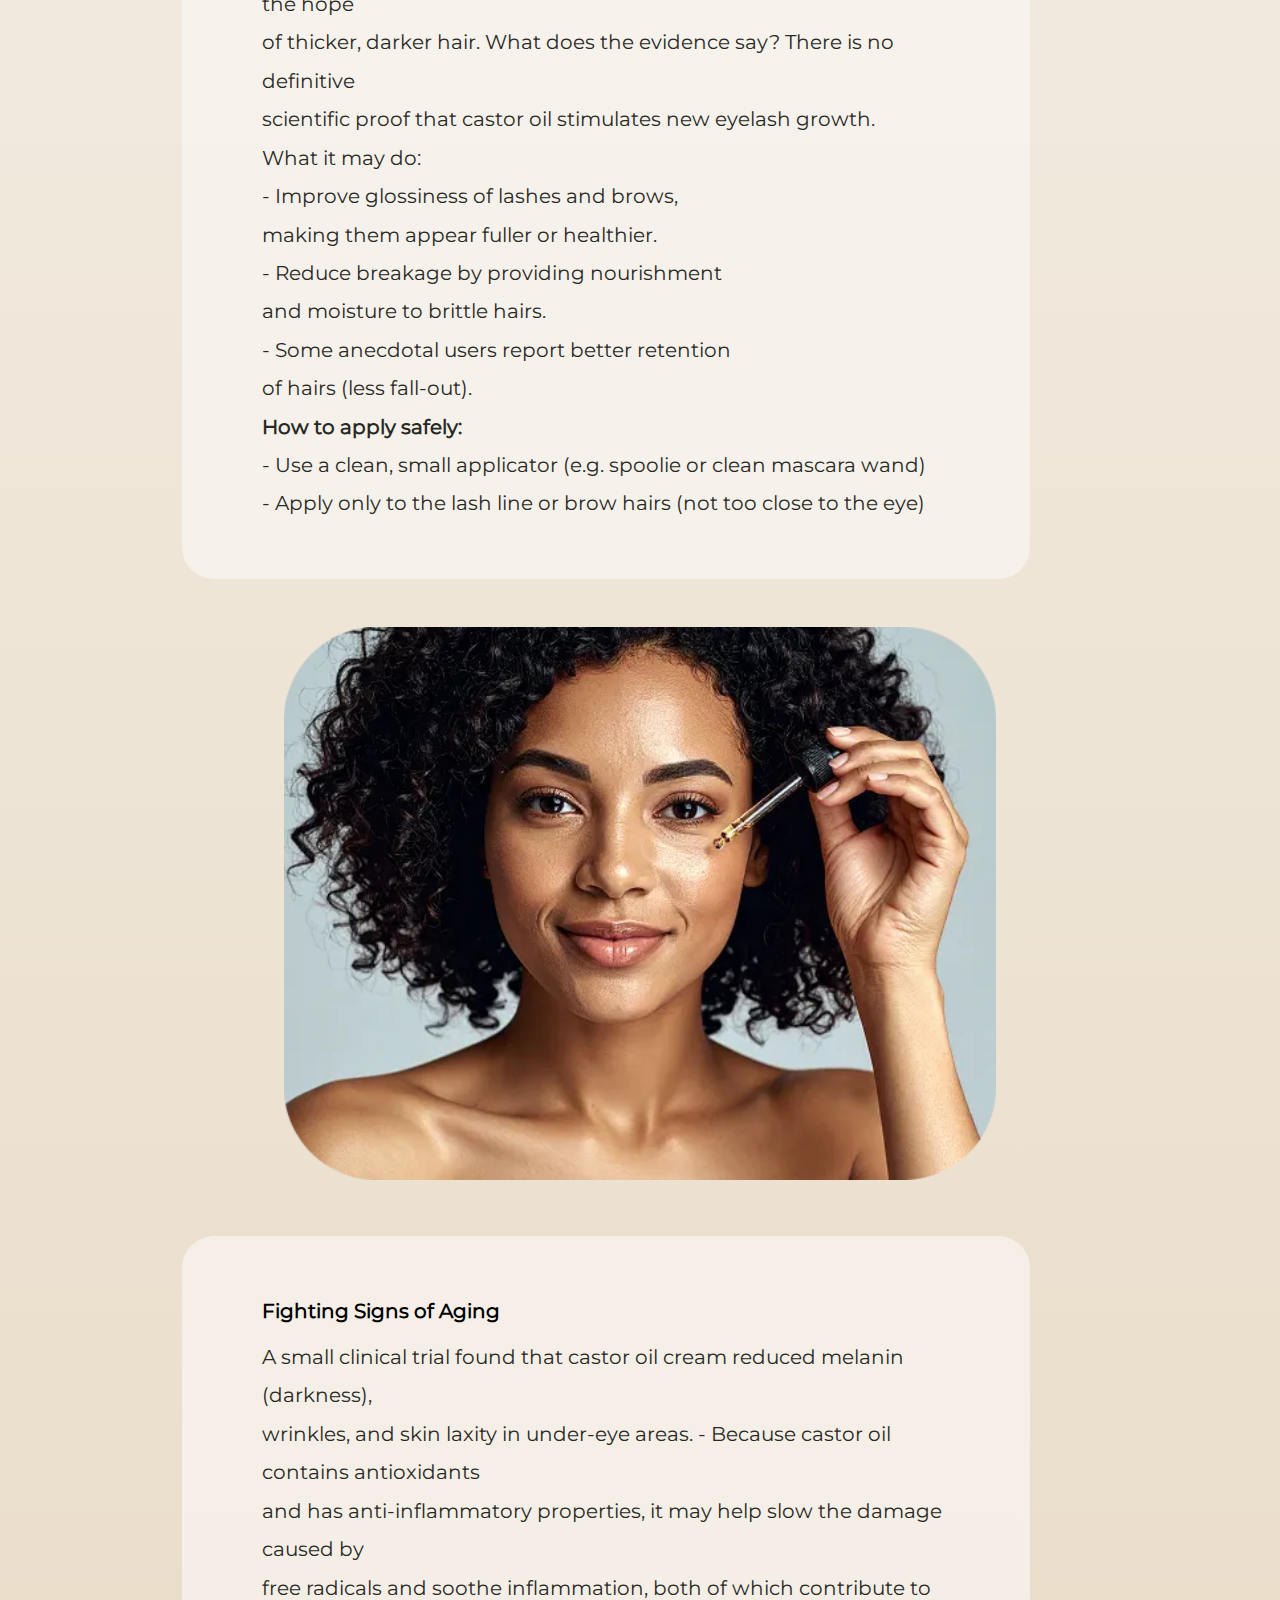
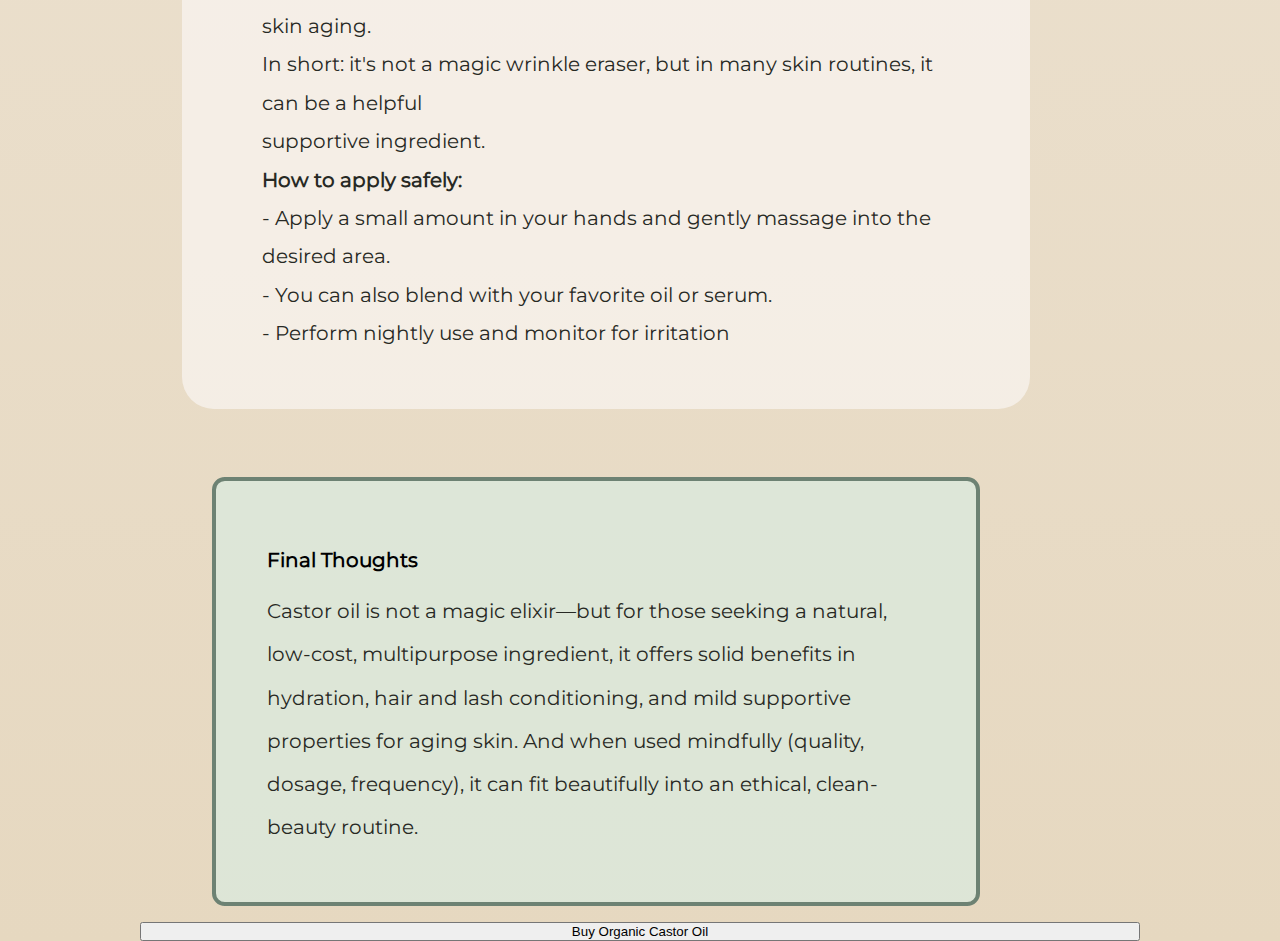
<file: html/article.html>
<!DOCTYPE html>
<html lang="en">
  <head>
    <meta charset="UTF-8" />
    <meta name="viewport" content="width=device-width, initial-scale=1.0" />
    <title>Article Castor oil</title>
    <link rel="stylesheet" href="../css/general.css" />
    <link rel="stylesheet" href="../css/header.css" />
    <link rel="stylesheet" href="../css/article.css" />
    <link rel="stylesheet" href="../css/quiz.css" />
    <script src="../js/header.js" defer></script>
  </head>
  <body>
    <header>
      <nav class="nav-header">
        <a href="index.html" class="nav-brand"><img src="../bblogo.webp" alt="Blooming beauty, and a flower in bloom in calming green colors" /></a>
        <div class="flex-r">
          <a href="#" class="logon"><img src="../persona.webp" alt="" /></a>
          <a href="#" class="kurv"><img src="../kurv.webp" alt="" /></a>
          <ul class="nav-menu">
            <li class="nav-item"><a href="#" class="nav-link">Home</a></li>
            <li class="nav-item">
              <a href="#" class="nav-link">Makeup</a>
            </li>
            <li class="nav-item">
              <a href="#" class="nav-link">Skincare</a>
            </li>
            <li class="nav-item">
              <a href="#" class="nav-link">Fragrance</a>
            </li>
          </ul>
          <div class="hamburger">
            <div class="burger">
              <span class="bar"></span>
              <span class="bar"></span>
              <span class="bar"></span>
            </div>
          </div>
        </div>
      </nav>
    </header>
    <main>
      <section class="article-title">
        <div class="title">
          <h1>Castor Oil: Your Natural Serum for Skin, Hair, & Lashes <br /></h1>
          <h1 class="title-part2">-Affordable, multifunctional, and kind to your body</h1>
        </div>
        <img src="../images-milene/casotoil.webp" alt="image of castor oil in glass container" />
      </section>
      <div class="intro-castor">
        <h3>Why Castor Oil Is So Popular in Beauty</h3>
        <ul>
          <li>Budget-friendly & simple — Pure castor oil is relatively inexpensive compared to many specialty serums.</li>
          <li>Natural & plant-based — It fits well with clean, ethical beauty values.</li>
          <li>Multifunctional — It's used across skin, hair, lashes, and brows.</li>
          <li>Rich in beneficial compounds — Castor oil contains ricinoleic acid, other fatty acids, and has antioxidant and anti-inflammatory potential which support healthy skin and hair.</li>
        </ul>
      </div>
      <div class="castor-2">
        <h3>Eyebrows & Eyelashes — Fuller & Darker?</h3>
        <p>
          Many beauty enthusiasts use castor oil on brows and lashes with the hope <br />of thicker, darker hair. What does the evidence say? There is no definitive<br />scientific proof that castor oil stimulates new eyelash growth. <br />What it
          may do:
          <br />
          - Improve glossiness of lashes and brows,<br />
          making them appear fuller or healthier. <br />
          - Reduce breakage by providing nourishment <br />and moisture to brittle hairs. <br />
          - Some anecdotal users report better retention <br />of hairs (less fall-out). <br />
          <b> How to apply safely: </b><br />
          - Use a clean, small applicator (e.g. spoolie or clean mascara wand) <br />
          - Apply only to the lash line or brow hairs (not too close to the eye)
        </p>
      </div>

      <img src="../images-milene/castor2.webp" alt="image of a woman smiling and putting oil on her face" class="castor-image" />

      <div class="castor-2">
        <h3>Fighting Signs of Aging</h3>
        <p>
          A small clinical trial found that castor oil cream reduced melanin (darkness),<br />
          wrinkles, and skin laxity in under-eye areas. - Because castor oil contains antioxidants <br />
          and has anti-inflammatory properties, it may help slow the damage caused by <br />free radicals and soothe inflammation, both of which contribute to skin aging. <br />
          In short: it's not a magic wrinkle eraser, but in many skin routines, it can be a helpful <br />supportive ingredient. <br /><b> How to apply safely: </b> <br />- Apply a small amount in your hands and gently massage into the desired area.
          <br />
          - You can also blend with your favorite oil or serum. <br />
          - Perform nightly use and monitor for irritation
        </p>
      </div>

      <div class="intro-castor">
        <h3>Final Thoughts</h3>
        <p>
          Castor oil is not a magic elixir—but for those seeking a natural, low-cost, multipurpose ingredient, it offers solid benefits in hydration, hair and lash conditioning, and mild supportive properties for aging skin. And when used mindfully
          (quality, dosage, frequency), it can fit beautifully into an ethical, clean-beauty routine.
        </p>
      </div>

      <button>Buy Organic Castor Oil</button>
    </main>
  </body>
</html>
</file>
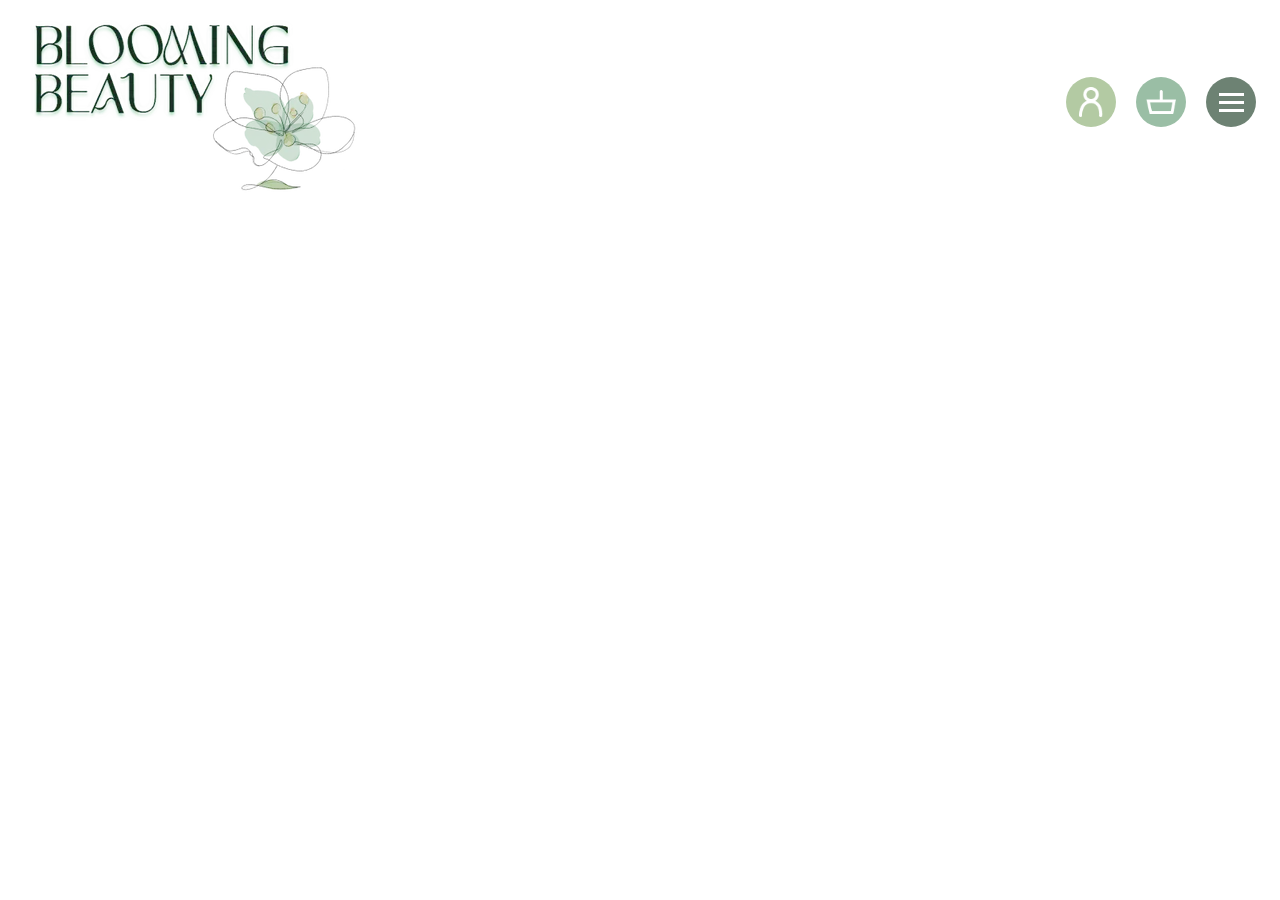
<file: html/header.html>
<!DOCTYPE html>
<html lang="en">
<head>
    <meta charset="UTF-8">
    <meta name="viewport" content="width=device-width, initial-scale=1.0">
    <title>Document</title>
    <link rel="stylesheet" href="../css/header.css">
    <script src="../js/header.js" defer></script>
</head>
<body>
    <header>
        <nav class="nav-header">
             <a href="index.html" class="nav-brand"><img src="../bblogo.webp" alt="Blooming beauty, and a flower in bloom in calming green colors"></a>
             <div class="flex-r">
                <a href="#" class="logon"><img src="../persona.webp" alt=""></a>
                <a href="#" class="kurv"><img src="../kurv.webp" alt=""></a>
<ul class="nav-menu">
    <li class="nav-item"><a href="#" class="nav-link">Home</a></li>
    <li class="nav-item">
        <a href="#" class="nav-link">Makeup</a>
    </li>
    <li class="nav-item">
        <a href="#" class="nav-link">Skincare</a>
    </li>
    <li class="nav-item">
        <a href="#" class="nav-link">Fragrance</a>
    </li>
</ul>
<div class="hamburger">
    <div class="burger"><span class="bar"></span>
    <span class="bar"></span>
    <span class="bar"></span></div>
</div>
</div>
        </nav>
    </header>
</body>
</html>
</file>
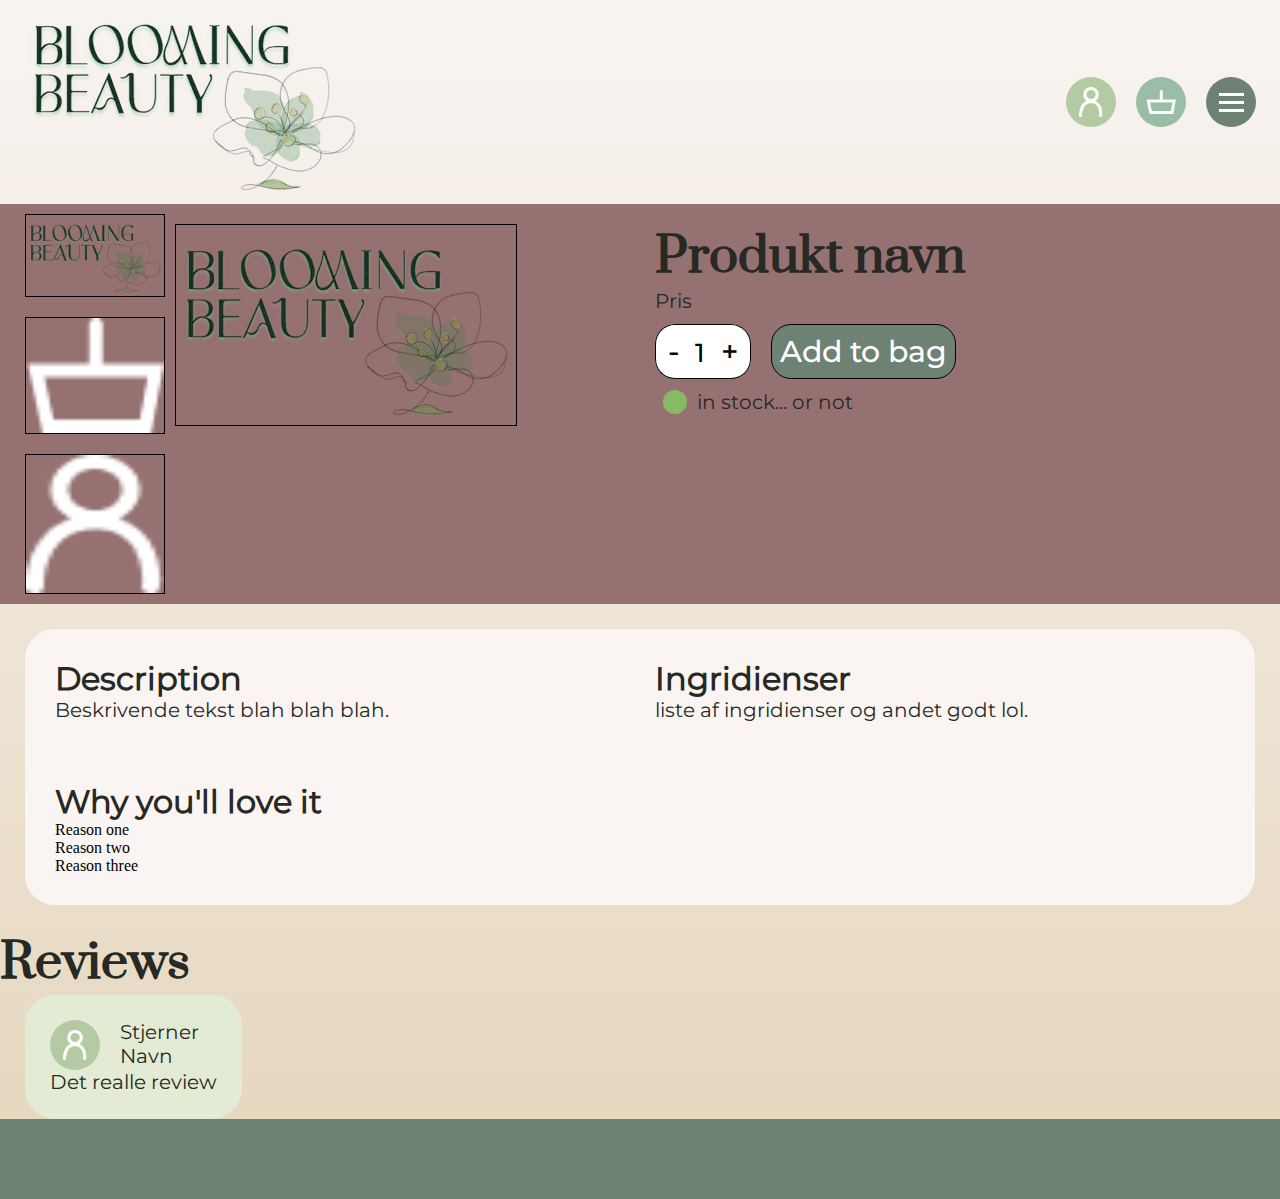
<file: html/product.html>
<!DOCTYPE html>
<html lang="en">
  <head>
    <meta charset="UTF-8" />
    <meta name="viewport" content="width=device-width, initial-scale=1.0" />
    <title>Document</title>
    <link rel="stylesheet" href="../css/general.css" />
    <link rel="stylesheet" href="../css/header.css" />
    <link rel="stylesheet" href="../css/product.css" />
    <script src="../js/header.js" defer></script>
    <script src="../js/product.js" defer></script>
  </head>
  <body>
    <header>
      <nav class="nav-header">
        <a href="index.html" class="nav-brand"><img src="../bblogo.webp" alt="Blooming beauty, and a flower in bloom in calming green colors" /></a>
        <div class="flex-r">
          <a href="#" class="logon"><img src="../persona.webp" alt="" /></a>
          <a href="#" class="kurv"><img src="../kurv.webp" alt="" /></a>
          <ul class="nav-menu">
            <li class="nav-item"><a href="#" class="nav-link">Home</a></li>
            <li class="nav-item">
              <a href="#" class="nav-link">Makeup</a>
            </li>
            <li class="nav-item">
              <a href="#" class="nav-link">Skincare</a>
            </li>
            <li class="nav-item">
              <a href="#" class="nav-link">Fragrance</a>
            </li>
          </ul>
          <div class="hamburger">
            <div class="burger">
              <span class="bar"></span>
              <span class="bar"></span>
              <span class="bar"></span>
            </div>
          </div>
        </div>
      </nav>
    </header>
    <main>
      <section class="product-box">
        <div class="gallery">
          <div class="small-img">
            <img class="thumb activated" src="../bblogo.webp" alt="">
            <img class="thumb" src="../kurv.webp" alt="">
            <img class="thumb" src="../persona.webp" alt="">
          </div>
          <img id="big-img" src="../bblogo.webp" alt="">
        </div>
        <div id="right-side">
          <h1>Produkt navn</h1>
          <p id="pricetag">Pris</p>
          <div><a href="#" id="minus">-</a><a id="amount">1</a><a href="#" id="plus">+</a> <a class="add-to-bag" href="#">Add to bag</a></div>
          <div class="in-stock"><button id="green-red"></button><p>in stock... or not</p></div>
        </div>
      </section>
      <section class="desription_card">
        <div>
          <h2>Description</h2>
          <p>Beskrivende tekst blah blah blah.</p>
        </div>
        <div>
          <h2>Ingridienser</h2>
          <p>liste af ingridienser og andet godt lol.</p>
        </div>
        <div>
          <h2>Why you'll love it</h2>
          <ul>
            <li>Reason one</li>
            <li>Reason two</li>
            <li>Reason three</li>
          </ul>
        </div>
      </section>
      <h1>Reviews</h1>
      <section class="review_card">
        <article class="flex-r">
          <div class="logon">
            <img src="../persona.webp" alt="" />
          </div>
          <div>
            <p>Stjerner</p>
            <p>Navn</p>
          </div>
        </article>
        <p>Det realle review</p>
      </section>
    </main>
    <footer></footer>
  </body>
</html>
</file>
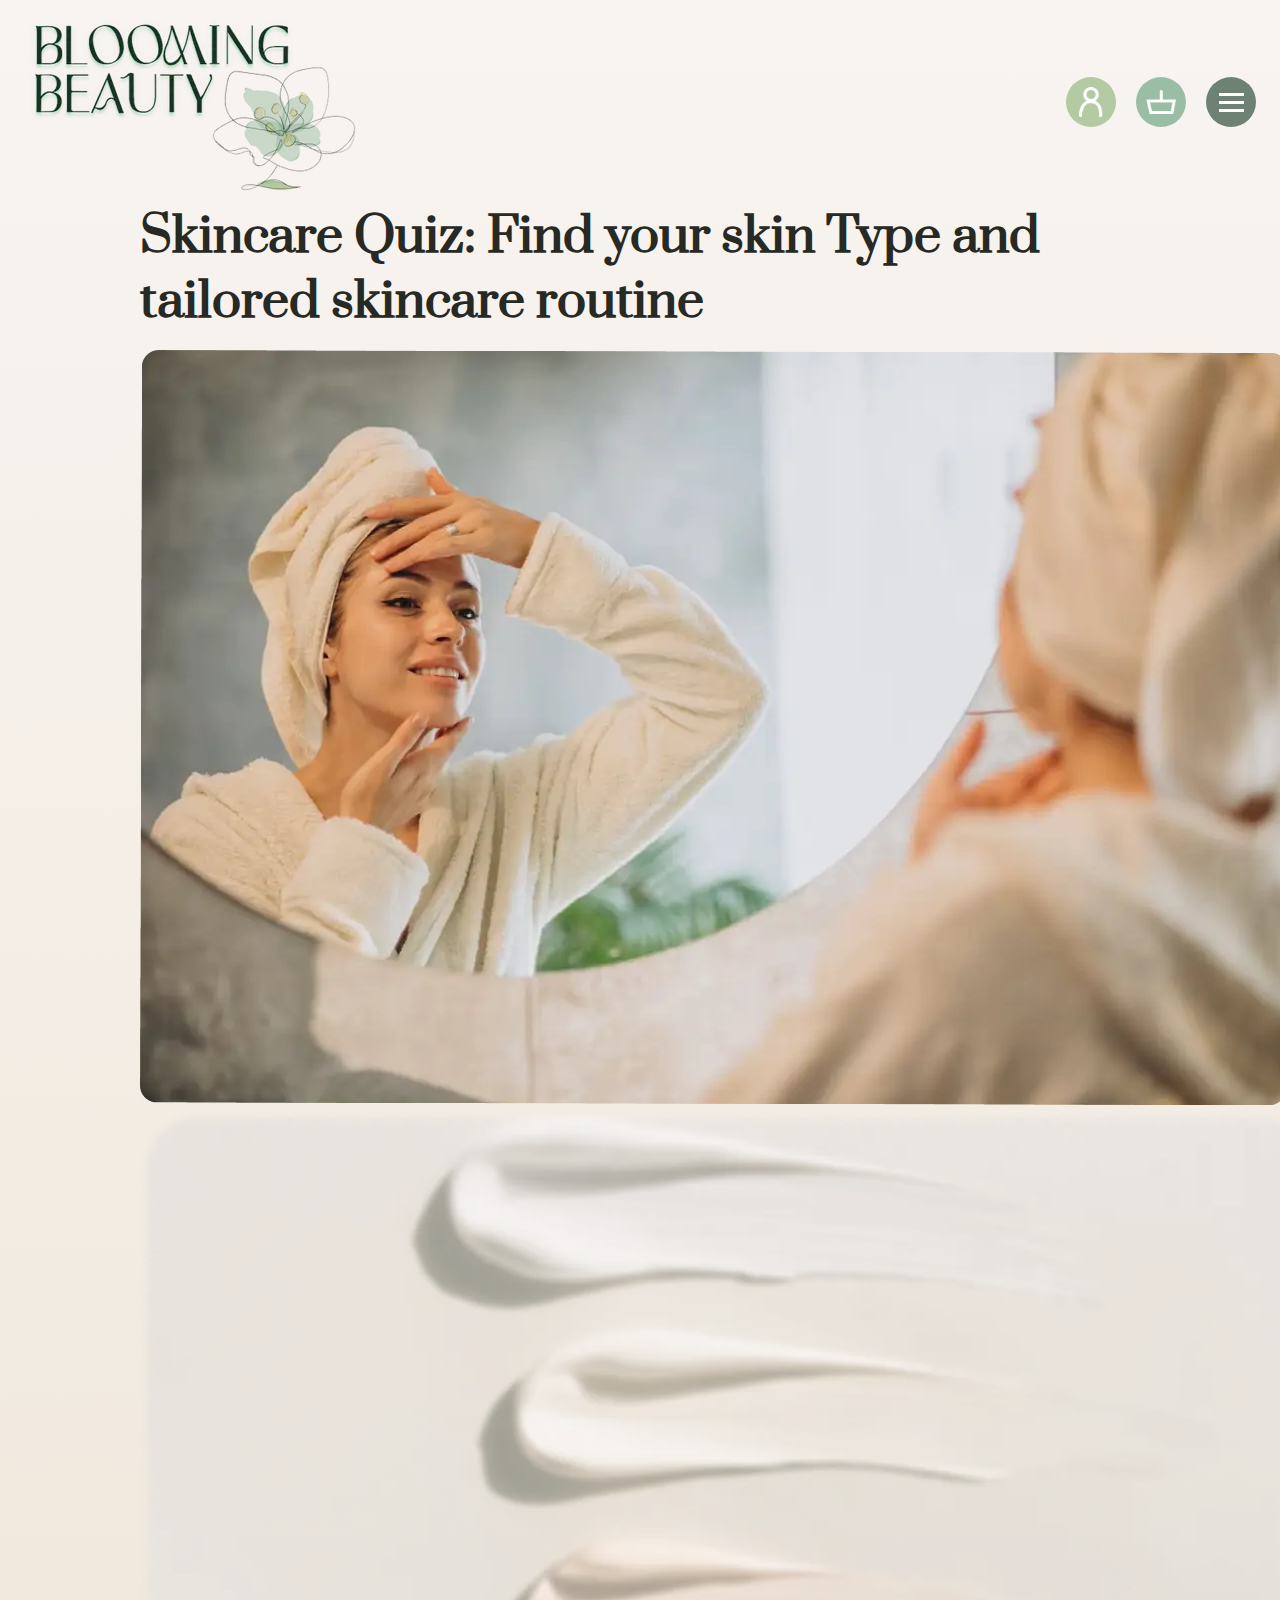
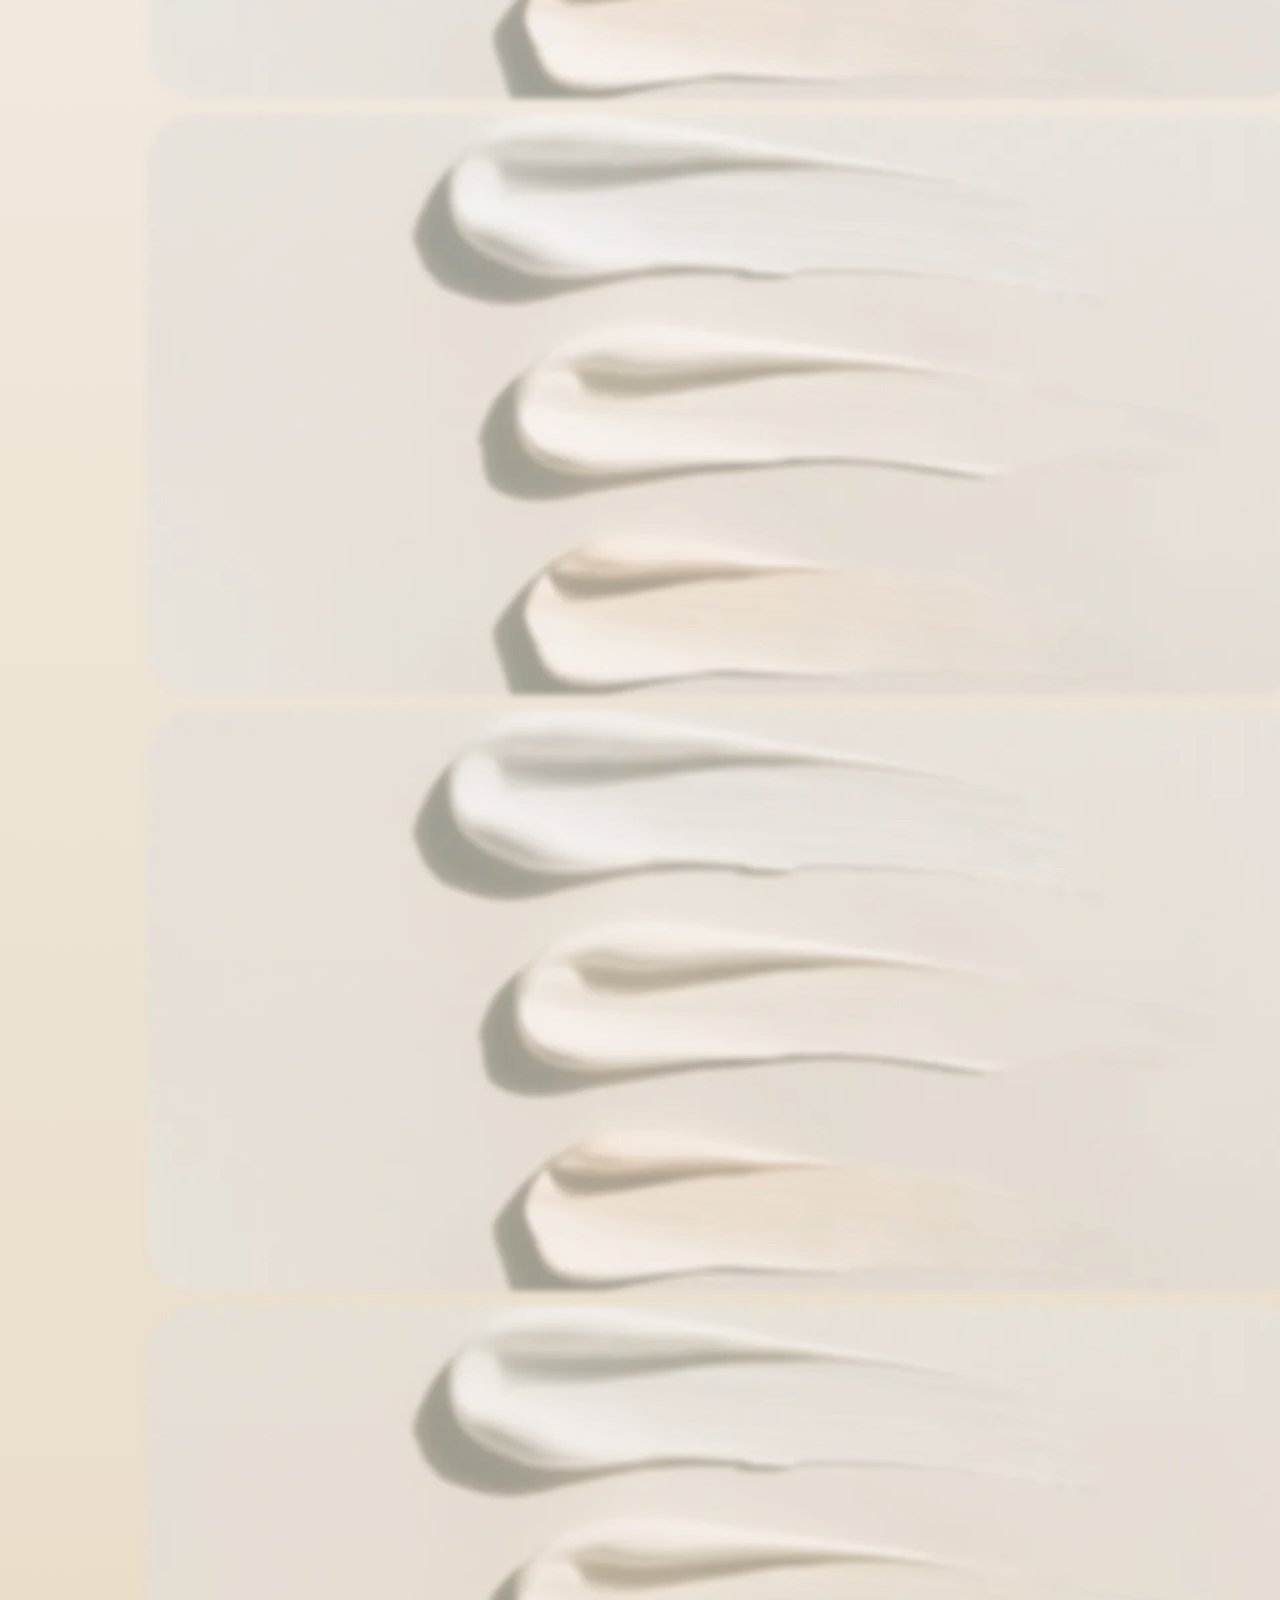
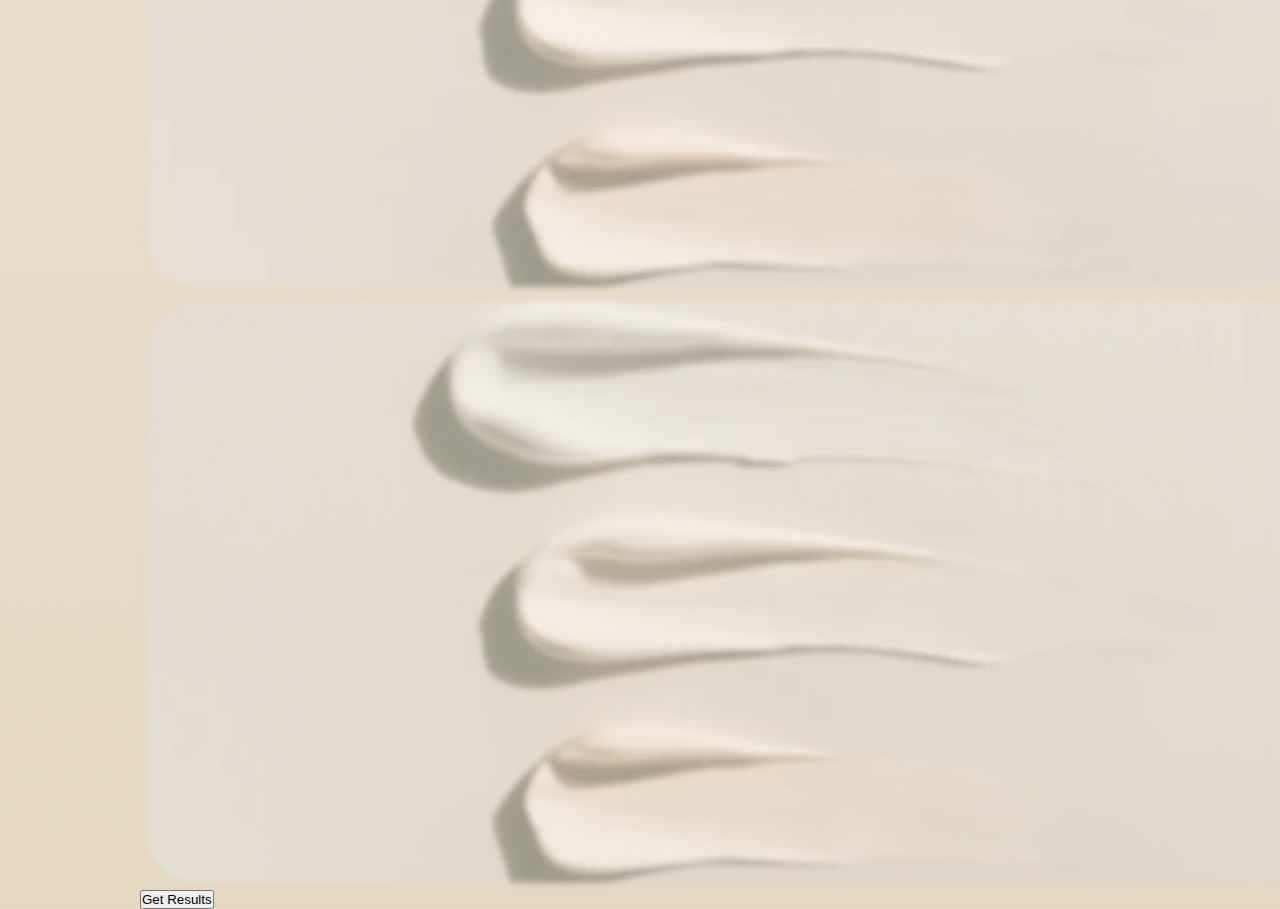
<file: html/quiz.html>
<!DOCTYPE html>
<html lang="en">
  <head>
    <meta charset="UTF-8" />
    <meta name="viewport" content="width=device-width, initial-scale=1.0" />
    <title>Skin Type Quiz</title>
    <link rel="stylesheet" href="../css/general.css" />
    <link rel="stylesheet" href="../css/header.css" />
    <link rel="stylesheet" href="../css/article.css" />
    <link rel="stylesheet" href="../css/quiz.css" />
    <script src="../js/header.js" defer></script>
  </head>
  <body>
    <header>
      <nav class="nav-header">
        <a href="index.html" class="nav-brand"><img src="../bblogo.webp" alt="Blooming beauty, and a flower in bloom in calming green colors" /></a>
        <div class="flex-r">
          <a href="#" class="logon"><img src="../persona.webp" alt="" /></a>
          <a href="#" class="kurv"><img src="../kurv.webp" alt="" /></a>
          <ul class="nav-menu">
            <li class="nav-item"><a href="#" class="nav-link">Home</a></li>
            <li class="nav-item">
              <a href="#" class="nav-link">Makeup</a>
            </li>
            <li class="nav-item">
              <a href="#" class="nav-link">Skincare</a>
            </li>
            <li class="nav-item">
              <a href="#" class="nav-link">Fragrance</a>
            </li>
          </ul>
          <div class="hamburger">
            <div class="burger">
              <span class="bar"></span>
              <span class="bar"></span>
              <span class="bar"></span>
            </div>
          </div>
        </div>
      </nav>
    </header>
    <main>
      <section class="start-section">
        <h1 class="title-quiz"><span> Skincare Quiz: Find your skin Type and tailored skincare routine</span></h1>
        <img src="../images-milene/introquiz.webp" class="quiz-img1" alt="woman smiling and looking at herself in the mirror with a towel over her hair " />
      </section>
      <form>
        <!-- <input type="radio" id="snegl" name="snegl" value="skovsnegl" />
        <label for="skovsnegl">skovsnegl</label> -->

        <div class="quiz-question">
          <img src="../images-milene/quizimg.webp" alt="quiz image" />
          <label for="que1" class="question">
            <span>1 - What is your skin type?</span>
          </label>

          <input type="button" name="que1" value="DRY" class="button1" />
          <input type="button" name="que1" value="OILY" class="button2" />
          <input type="button" name="que1" value="COMBINATION" class="button3" />
          <input type="button" name="que1" value="NORMAL" class="button4" />
        </div>

        <div class="quiz-question">
          <img src="../images-milene/quizimg.webp" alt="quiz image" />
          <label for="que2" class="question"> <span>2- What is your top priority skin-wise? </span></label>

          <input type="button" name="que2" value="HYDRATION" class="button1" />
          <input type="button" name="que2" value="ANTI-ACNE" class="button2" />
          <input type="button" name="que2" value="WRINKLES & FINE LINES" class="button3" />
          <input type="button" name="que2" value="BALANCING" class="button4" />
        </div>

        <div class="quiz-question">
          <img src="../images-milene/quizimg.webp" alt="quiz image" />
          <label for="que2" class="question"> <span> 3- What are your main concerns around the eyes? </span></label>

          <input type="button" name="que2" value="DARK CIRCLES" class="button1" />
          <input type="button" name="que2" value="PUFFINESS" class="button2" />
          <input type="button" name="que2" value="WRINKLES & FINE LINES" class="button3" />
          <input type="button" name="que2" value="DRYNESS" class="button4" />
        </div>

        <div class="quiz-question">
          <img src="../images-milene/quizimg.webp" alt="quiz image" />
          <label for="que2" class="question"> <span> 4- How does your skin usually feel after cleansing?</span></label>

          <input type="button" name="que2" value="TIGHT &/OR DRY" class="button1" />
          <input type="button" name="que2" value="OILY" class="button2" />
          <input type="button" name="que2" value="BALANCED/COMFORTABLE" class="button3" />
          <input type="button" name="que2" value="ITCHY/PRICKLY" class="button4" />
        </div>

        <div class="quiz-question">
          <img src="../images-milene/quizimg.webp" alt="quiz image" />
          <label for="que2" class="question"><span> 5- Do you have sensitive skin?</span></label>

          <input type="button" name="que2" value="YES" class="button1" />
          <input type="button" name="que2" value="NO" class="button2" />
        </div>

        <button type="submit" name="submit-quiz" value="submit-2" class="submit-btn">Get Results</button>
      </form>
    </main>
  </body>
</html>
</file>
<file: css/general.css>
@font-face {
  font-family: mont-medium;
  src: url(../fonts/Montserrat-Medium.ttf);
}
@font-face {
  font-family: mont-reg;
  src: url(../fonts/Montserrat-Regular.ttf);
}
@font-face {
  font-family: prata;
  src: url(../fonts/Prata-Regular.ttf);
}

h1 {
  font-family: prata;
  font-size: 48px;
  color: #272924;
}
h2 {
  font-family: mont-reg;
  font-size: 32px;
  color: #272924;
}
p {
  font-family: mont-reg;
  font-size: 20px;
  color: #272924;
}

a {
  font-family: mont-reg;
}

body {
  display: flex;
  flex-direction: column;
  justify-content: flex-start;
}

body {
  background-image: linear-gradient(to bottom, #f8f4f1, #e5d6bc);
}

/* FOOTER STYLING */
footer {
  background-color: #6d8273;
  color: white;
  padding: 40px 20px;
  font-family: Arial, sans-serif;
}

.footer-content {
  max-width: 1200px;
  margin: 0 auto;
  display: flex;
  justify-content: space-between;
}

.footer-left {
  flex: 1;
  display: flex;
}

.leaf-icon {
  display: flex;
  flex: 2;
  max-width: 100px;
  opacity: 60%;
}

.footer-sections {
  display: flex;
  width: 100%;
}

.footer-section {
  text-align: left;
  flex: 1;
}

.footer-section h2 {
  font-family: prata;
  font-size: 24px;
  margin-bottom: 20px;
  color: white;
}

.footer-links {
  list-style: none;
  padding: 0;
  margin: 0;
  line-height: 2em;
}

.footer-item {
  margin-bottom: 10px;
}

.footer-link {
  color: white;
  text-decoration: none;
  font-size: 16px;
}

.footer-link:hover {
  text-decoration: underline;
}

.footer-right {
  flex: 1;
  display: flex;
  justify-content: flex-end;
}

.footer-signup {
  max-width: 400px;
  text-align: start;
}

.footer-signup h2 {
  font-family: prata;
  font-size: 24px;
  margin-bottom: 20px;
  color: white;
}

.signup-form {
  display: flex;
  flex-direction: column;
  gap: 20px;
  margin-bottom: 20px;
}

.signup-form input {
  padding: 12px;
  border: solid 0.5px black;
  border-radius: 25px;
  font-size: 16px;
  background-color: #869a8c;
  color: #272924;
}

.signup-form button {
  padding: 12px;
  border: solid 0.1px #2729249f;
  border-radius: 25px;
  background-color: #495b4e;
  color: white;
  font-size: 16px;
  cursor: pointer;
}

.signup-form button:hover {
  background-color: #8a938e;
  transition: background-color 0.5s;
}

.footer-signup p {
  font-size: 14px;
  text-align: left;
  line-height: 1.5;
  color: white;
}

/* Responsive design for mobilvisning */
@media (max-width: 768px) {
  .footer-content {
    flex-direction: column;
    gap: 0px;
  }

  .leaf-icon {
    position: absolute;
    left: 80%;
    max-width: 100px;
  }

  .footer-sections {
    flex-direction: row;
    gap: 0px;
  }

  .footer-right {
    flex-direction: row;
    gap: 0px;
    justify-content: flex-start;
    margin-top: 20px;
  }

  .footer-section,
  .footer-signup {
    min-width: 50%;
  }
}
</file>
<file: css/index.css>
/* Hero section styling */
.hero {
  display: flex;
  align-items: center;
  justify-content: space-between;
  max-width: 1000px;
  margin: 0 auto;
  padding: 50px 20px;
  overflow: hidden;
}

/* Hero content (text and button) */
.hero-content {
  flex: 1;
  padding-right: 40px;
  color: #272924;
}

.hero-content h2 {
  font-size: 1.5em;
  font-weight: normal;
  color: #272924;
}

.hero-content h1 {
  margin-bottom: 20px;
  text-transform: uppercase;
}

.hero-content p {
  font-size: 18px;
  line-height: 1.3;
  margin-bottom: 30px;
  color: #272924;
}

/* Hero image styling */
.hero-image {
  flex: 1;
  border-radius: 15px;
  box-shadow: 0 4px 12px #6d8273c4;
}

/* CTA button styling */
.cta-button {
  display: inline-block;
  background-color: #6d8273;
  color: white;
  padding: 14px 30px;
  border-radius: 25px;
  text-decoration: none;
  text-transform: uppercase;
  transition: background-color 0.3s;
}

.cta-button:hover {
  background-color: #8a938e;
}

/* Responsive styling */
@media (max-width: 768px) {
  .hero {
    flex-direction: column;
    text-align: center;
  }

  .hero-content {
    padding-right: 0;
    margin-bottom: 30px;
  }

  .hero-content h1 {
    font-size: 2.5em;
  }

  .hero-image {
    max-width: 100%;
  }
}

/*category card section styling*/
.img-card {
  width: 200px;
  height: 200px;
  object-fit: cover;
  border-radius: 8px;
}

#category-cards {
  max-width: 1000px;
  margin: 0 auto;
  padding: 20px 50px;
  position: relative;
  background-color: #faf5f2c0;
  border-radius: 20px;
  margin-bottom: 40px;
}

#category-cards h1 {
  font-family: prata;
  text-align: left;
  color: #272924;
  margin-bottom: 30px;
  font-weight: normal;
}

.category-container {
  display: flex;
  flex-wrap: wrap;
  justify-content: left;
  gap: 10px;
  margin-bottom: 30px;
}

.category-card {
  background-color: #d9ebe0;
  border-radius: 5px;
  padding: 20px;
  width: 250px;
  height: 400px;
  text-align: left;
  margin-right: 20px;
  box-shadow: 0 4px 8px hsl(137, 9%, 47%);
}

/* Styling for billedet i kategorikortet */
.category-card img {
  width: 200px;
  height: 200px;
  object-fit: contain;
  margin: 0 auto 15px;
  display: block;
}

/* Styling for kategorinavnet */
.category-card h2 {
  font-family: prata;
  color: #272924;
  margin-bottom: 10px;
  font-weight: bold;
}

/* Styling for beskrivelsen */
.category-card p {
  font-size: 0.9em;
  color: #272924;
  margin-bottom: 20px;
}

/* Styling for "See Products"-knappen */
.category-card a {
  display: inline-block;
  background-color: #6d8273;
  color: white;
  padding: 10px 20px;
  border-radius: 25px;
  text-decoration: none;
  transition: background-color 0.3s;
  text-transform: uppercase;
  cursor: pointer;
  margin-top: 20px;
}

.category-card a:hover {
  background-color: #8a938e;
}

/* Dekorativt blad bag det højre kort */

.decorative-leaf {
  position: absolute;
  right: 10px;
  top: 30%;
  width: 250px;
  height: auto;
  z-index: -1;
  opacity: 0.8;
}

/* Article card section */
.article-card {
  max-width: 1000px;
  margin: 0 auto;
  padding: 20px 50px;
  position: relative;
  background-color: #faf5f2c0;
  border-radius: 20px;
  margin-bottom: 40px;
}

.article-card h1 {
  text-align: left;
  font-size: 2.5em;
  margin-bottom: 30px;
  color: #272924;
}

/* Grid container for articles */
.articles-grid {
  display: flex;
  gap: 50px;
  justify-content: left;
}

/* Article container styling */
.article-container {
  background-color: #e8f0e8;
  border-radius: 20px;
  padding: 20px;
  width: 350px;
  text-align: left;
  border: solid 0.5px #768b7c78;
  box-shadow: 0 3px 12px #6d827390;
  display: flex;
  flex-direction: column;
}

/* Article content container */
.article-content {
  flex: 1;
  min-height: 120px;
}

/* Image styling */
.article-container img {
  width: 100%;
  height: 200px;
  object-fit: cover;
  border-radius: 15px;
  margin-bottom: 15px;
}

/* Article heading styling */
.article-container h2 {
  font-family: prata;
  font-size: 1.5em;
  margin-bottom: 10px;
}

/* Article paragraph styling */
.article-container p {
  font-size: 1em;
  line-height: 1.6;
  margin-bottom: 20px;
  color: #272924;
}

/* Button styling */
.article-container a {
  display: inline-block;
  padding: 15px 25px;
  width: 150px;
  border-radius: 25px;
  text-decoration: none;
  text-align: center;
  font-size: 0.9em;
  transition: background-color 0.3s;
  border: none;
  text-transform: uppercase;
  cursor: pointer;
  background-color: #6d8273;
  color: white;
  margin-top: auto;
}

.article-container a:hover {
  background-color: #8a938e;
}

/* Dekorativt blad bagved kortet til højre */
.decor-leaf {
  position: absolute;
  right: 10px;
  top: 50%;
  width: 250px;
  height: auto;
  z-index: -1;
  opacity: 0.8;
  transform: translateY(-50%);
}

/* Responsive styling */
@media (max-width: 768px) {
  .articles-grid {
    flex-direction: column;
    align-items: center;
  }

  .category-card {
    background-color: #d9ebe0;
    border-radius: 5px;
    padding: 20px;
    width: 300px;
    height: 400px;
    text-align: left;
    margin: auto;
    margin-bottom: 20px;
    box-shadow: 0 4px 8px hsl(137, 9%, 47%);
  }
}
</file>
<file: css/header.css>
* {
  padding: 0;
  margin: 0;
  box-sizing: border-box;
}
li {
  list-style: none;
}
a {
  text-decoration: none;
}
.flex-r {
  display: flex;
  gap: 20px;
}
.nav-header {
  display: flex;
  justify-content: space-between;
  align-items: center;
  padding: 0 24px;
}
.nav-menu {
  position: fixed;
  right: -100%;
  top: 128px;
  background-color: white;
  text-align: center;
  display: flex;
  flex-direction: column;
  justify-content: space-between;
  border: #6d8273;
  border-style: solid;
  border-radius: 50px;
  margin-right: 20px;
}

.nav-item {
  margin: 16px 0;
  padding-right: 20px;
  padding-left: 20px;
}
.nav-link {
  color: black;
  font-family: mont-medium;
  font-size: 20px;
}
.nav-menu.active {
  right: 0;
}
.nav-menu .nav-item:first-child {
  background-color: #6d8273;
  display: block;
  width: 100%;
  border-top-left-radius: 45px;
  border-top-right-radius: 45px;
  margin-top: 0;
}
.nav-menu .nav-item:first-child .nav-link {
  color: white;
  display: block;
  padding-top: 20px;
  padding-bottom: 16px;
  border: #6d8273;
}
.nav-menu .nav-item:nth-child(2) {
  margin-top: 0px;
}
.nav-menu .nav-item:nth-child(4) {
  margin-bottom: 20px;
}
.logon {
  background-color: #b3caa3;
}
.kurv {
  background-color: #9abea5;
}
.kurv img,
.logon img {
  width: 30px;
  height: 30px;
  object-fit: contain;
}
.kurv,
.logon {
  cursor: pointer;
  display: flex;
  justify-content: center;
  align-items: center;
  width: 50px;
  height: 50px;
  border-radius: 50%;
}

.hamburger {
  display: flex;
  justify-content: center;
  align-items: center;
  cursor: pointer;
  background-color: #6d8273;
  width: 50px;
  height: 50px;
  border-radius: 50%;
  box-sizing: border-box;
}

.bar {
  display: block;
  width: 25px;
  height: 3px;
  margin: 5px auto;
  -webkit-transition: all 0.3s ease-in-out;
  transition: all 0.3s ease-in-out;
  background-color: white;
}

.hamburger.active .bar:nth-child(2) {
  opacity: 0;
}
.hamburger.active .bar:nth-child(1) {
  transform: translateY(8px) rotate(45deg);
}
.hamburger.active .bar:nth-child(3) {
  transform: translateY(-8px) rotate(-45deg);
}
</file>
<file: css/article.css>
.main {
  max-width: 50ch;
}
body {
  background-image: linear-gradient(to bottom, #f8f4f1, #e6d8c0);
}
main {
  margin: 0 auto;
  padding: 0;
  width: 100%;
  max-width: 1000px;
  box-sizing: border-box;
  display: flex;
  flex-direction: column;
  justify-content: flex-start;
}
h1 {
  margin-bottom: 1rem;
}
.title-part2 {
  font-size: 1.5rem;
  margin-top: 0.5rem;
}
.img-castor-1 {
  object-fit: cover;
  max-width: 34rem;
  max-height: 33rem;
}

.article-title {
  display: flex;
  flex-direction: row;
  margin-top: 2rem;
  margin-bottom: 1rem;
}
.title {
  margin-right: 2.5rem;
}
.intro-castor {
  background-color: rgb(217, 235, 224, 0.7);
  border-style: solid;
  border-color: #6d8273;
  border-width: 0.3rem;
  border-radius: 0.8rem;
  max-width: 110ch;
  padding-top: 3.6rem;
  padding-left: 3.2rem;
  padding-right: 5.5rem;
  padding-bottom: 3.3rem;
  margin-top: 4.3rem;
  margin-bottom: 1rem;
  margin-left: 4.5rem;
  margin-right: 10rem;
  line-height: 2.7rem;
}

h3 {
  font-family: mont-reg;
  font-size: 20px;
  margin-bottom: 0.5rem;
}
ul {
  margin-right: 10rem;
}
li {
  /* list-style-type: circle; */
  font-family: mont-reg;
  font-size: 20px;
  line-height: 2.4rem;
}

.castor-2 {
  background-color: rgb(250, 245, 242, 0.7);
  border-radius: 2rem;
  margin-right: 6.9rem;
  margin-left: 2.6rem;
  margin-top: 3.5rem;

  padding-top: 3.5rem;
  padding-right: 5.5rem;
  padding-bottom: 3.5rem;
  padding-left: 5rem;
  line-height: 1.6rem;
  max-width: 90rem;
  line-height: 2.4rem;
}
.castor-image {
  margin-top: 3rem;
  object-fit: cover;
  max-width: 50rem;
  margin-top: 3rem;
  margin-left: 9rem;
  margin-right: 9rem;
}
.castor-button {
  max-width: 10rem;
  height: 2.5rem;
  background-color: #6d8273;
  color: #f8f4f1;
  border-radius: 0.8rem;
  font-family: mont-reg;
  margin-top: 2rem;
  margin-bottom: 2rem;
  margin-left: 4.5rem;
  box-shadow: none;
  font-size: 1rem;
  height: auto;
  padding: 0.6rem 1.3rem;
  display: flex;
  justify-content: center;
  align-items: center;
  text-align: center;
  vertical-align: middle;
  cursor: pointer;
}

@media (max-width: 600px) {
  * {
    margin: 0;
  }
  p {
    font-size: 1rem;
  }
  body {
    padding: 0 1rem;
  }
  .article-title {
    display: flex;
    flex-direction: column;
    max-width: 100%; /* let it expand full width */
    max-height: none; /* stop cutting off bottom */
    font-size: 1rem;
    width: 100%;
    max-width: 100%;
    max-height: none;
    padding: 1rem;
    overflow: visible;
    margin-left: -3.5rem;
  }
  body {
    padding: 0 1rem;
  }
  h1 {
    font-size: 1.5rem;
  }
  .title-part2 {
    font-size: 1rem;
  }
  /* .intro-castor {
    margin: 0.5rem;
    padding: 0rem;
    line-height: 1.8rem;
    font-size: 0.5rem;
  }
  .castor-2 {
    font-size: 0.2rem;
    margin: 0.5rem;
    padding: 0rem;
    line-height: 1.7rem;
  } */
  .article-title img {
    width: 100%;
    height: auto;
    margin-top: 1rem;
  }

  .intro-castor,
  .castor-2 {
    font-size: 0.8rem;
    margin: 1rem auto;
    padding: 1.5rem;
    margin-bottom: 2rem;
    margin-top: 1re;

    max-width: 80ch;
  }
  ul {
    margin-right: 2rem;
    margin-left: 1.1rem;
  }
  li {
    font-size: 1rem;
    line-height: 1.9rem;
  }

  .castor-image {
    width: 100%;
    margin: 1rem 0;
  }
  .intro-castor {
    line-height: 2rem;
  }
  .castor-2 {
    font-size: 0.6rem;
    line-height: 2rem;
  }
  .castor-button {
    margin-left: 0.4rem;
  }
}
</file>
<file: css/product.css>
.desription_card {display: grid;
    grid-template-columns: 1fr 1fr;
    grid-template-rows: 1fr 1fr;
    background-color: #faf5f2;
    margin: 25px;
    padding: 30px;
    border-radius: 30px;
    gap: 30px;
}

.review_card {
    display: inline-block;
    background-color: #E4EBD4;
    border-radius: 30px;
    padding: 25px;
    margin-left: 25px;
}

.product-box { display: grid;
    grid-template-columns: 1fr 1fr;
    gap: 30px;
    background-color: rgb(150, 113, 113);
}
.gallery {
    display: grid;
    grid-template-columns: 1fr 3fr;
}
.small-img {
    display: flex;
    flex-direction: column;
}
.small-img img {
    max-width: 140px;
    max-height: 140px;
    margin: 10px;
    margin-left: 25px;
    border: solid 1px black;
}

#big-img {
    max-width: 400px;
    max-height: 400px;
    border: solid 1px black;
    margin-top: 20px;
}
#right-side {
    margin-top: 20px;
}

#minus {
    padding: 8px;
    padding-left: 12px;
    border-top-left-radius: 20px;
    border-bottom-left-radius: 20px;
    border-left: solid;
    border-top: solid;
    border-bottom: solid;
    background-color: white;
    font-family: mont-medium;
    font-size: 30px;
    text-decoration: none;
    color: black;
    border-width: 1px;
}
#plus {
    padding: 8px;
    padding-right: 12px;
    border-top-right-radius: 20px;
    border-bottom-right-radius: 20px;
    border-right: solid;
    border-top: solid;
    border-bottom: solid;
    border-width: 1px;
    background-color: white;
    font-family: mont-medium;
    font-size: 30px;
    text-decoration: none;
    color: black;
    margin-right: 16px;
}

#amount {
    background-color: white;
    padding: 8px;
    padding-top: 12px;
    padding-bottom: 9px;
    border-top-style: solid;
    border-bottom-style: solid;
    font-family: mont-medium;
    font-size: 26px;
    border-width: 1px;
}
.add-to-bag {
    background-color: #6D8273;
     text-decoration: none;
     color: white;
    font-family: mont-medium;
    font-size: 30px;
    padding: 8px;
    border-radius: 20px;
    border-style: solid;
    border-width: 1px;
    border-color: black;
}
.add-to-bag:hover {
    background-color: #8A938E;
}

#pricetag {
    margin-bottom: 20px;
}
.in-stock {
    display: flex;
    margin-top: 20px;
}
#green-red {
    padding: 12px;
    background-color: #87BA64;
    border-style: none;
    border-radius: 50px;
    margin-right: 10px;
    margin-left: 8px;
}
</file>
<file: css/quiz.css>
/* body {
  background-image: linear-gradient(to bottom, #f8f4f1, #e6d8c0);
} */
.quiz-question {
  display: flex;
}

.quiz-question img {
  place-self: stretch;
}

.quiz-question label {
  place-self: start center;
}

.quiz-question div {
  place-self: end center;
  display: grid;
  grid-template-columns: repeat(2, auto);
  grid-template-rows: repeat(2, auto);
  gap: 20px;
}
</file>
